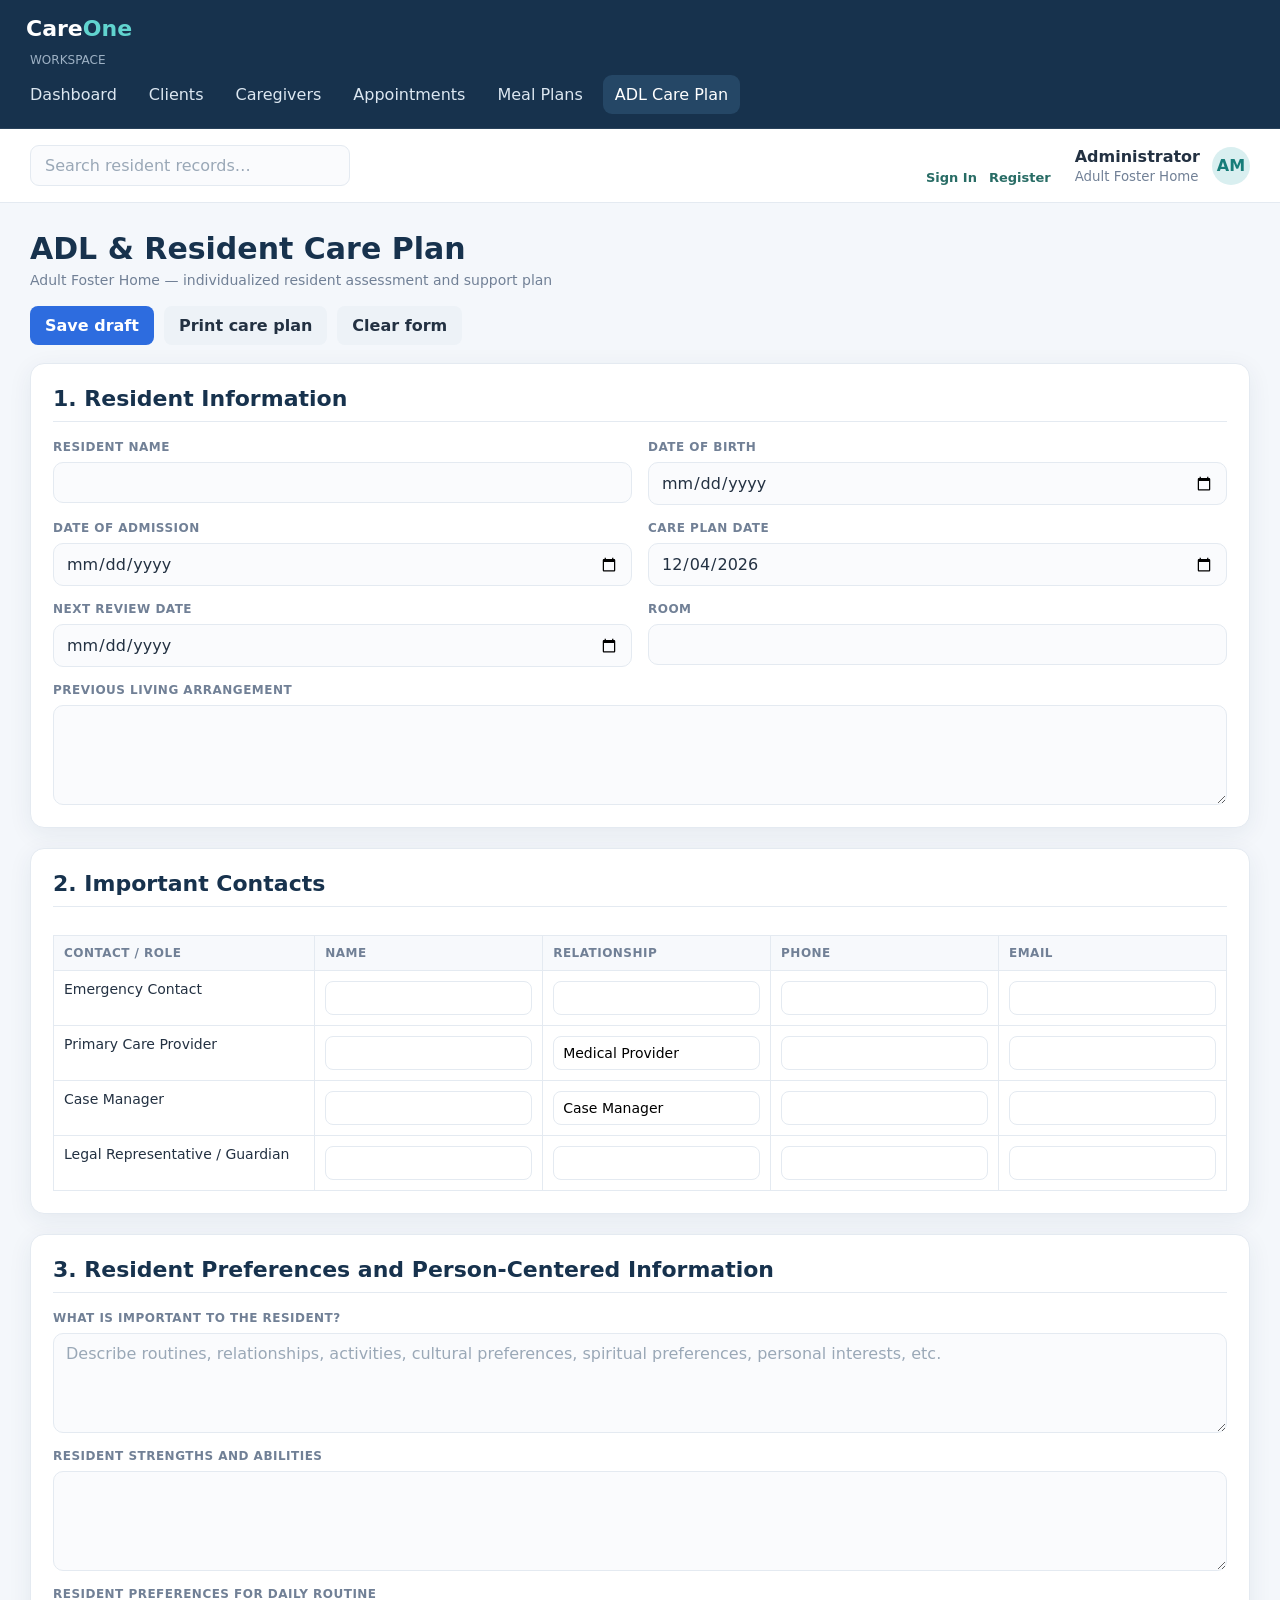
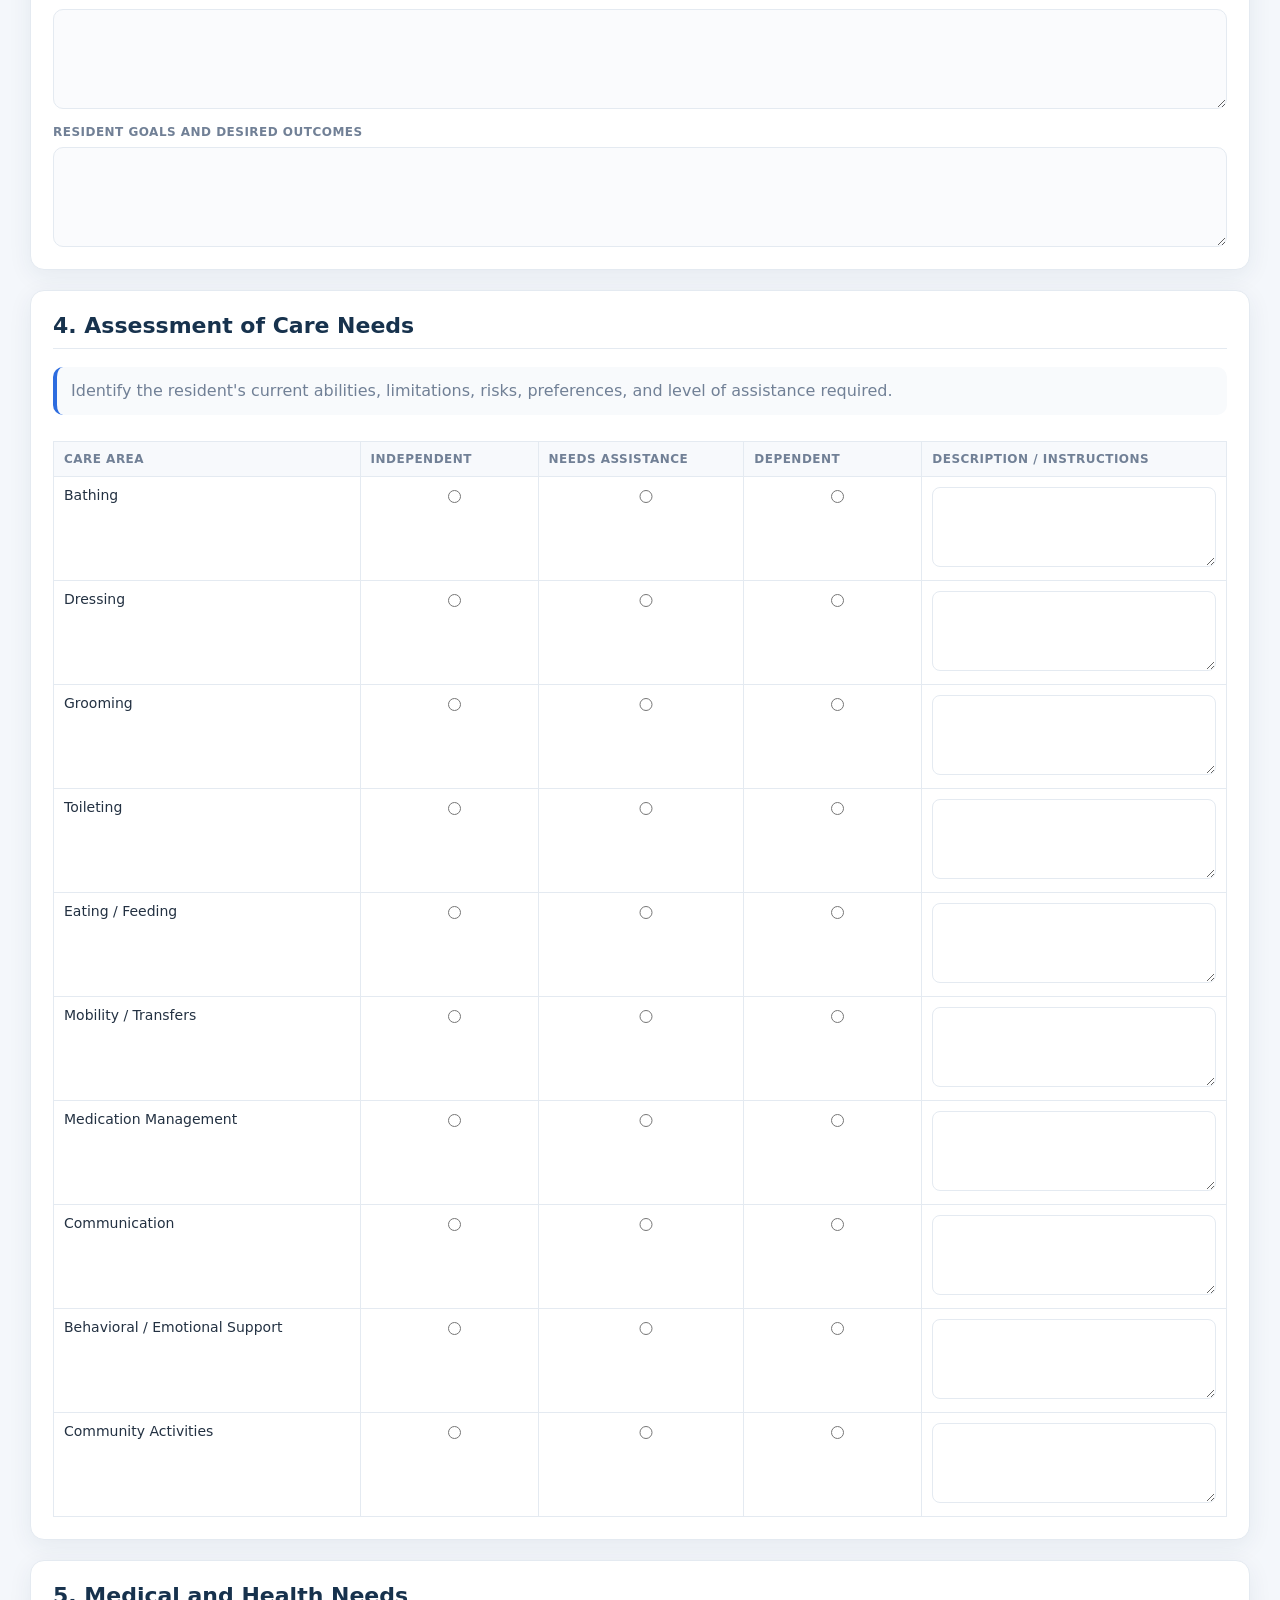
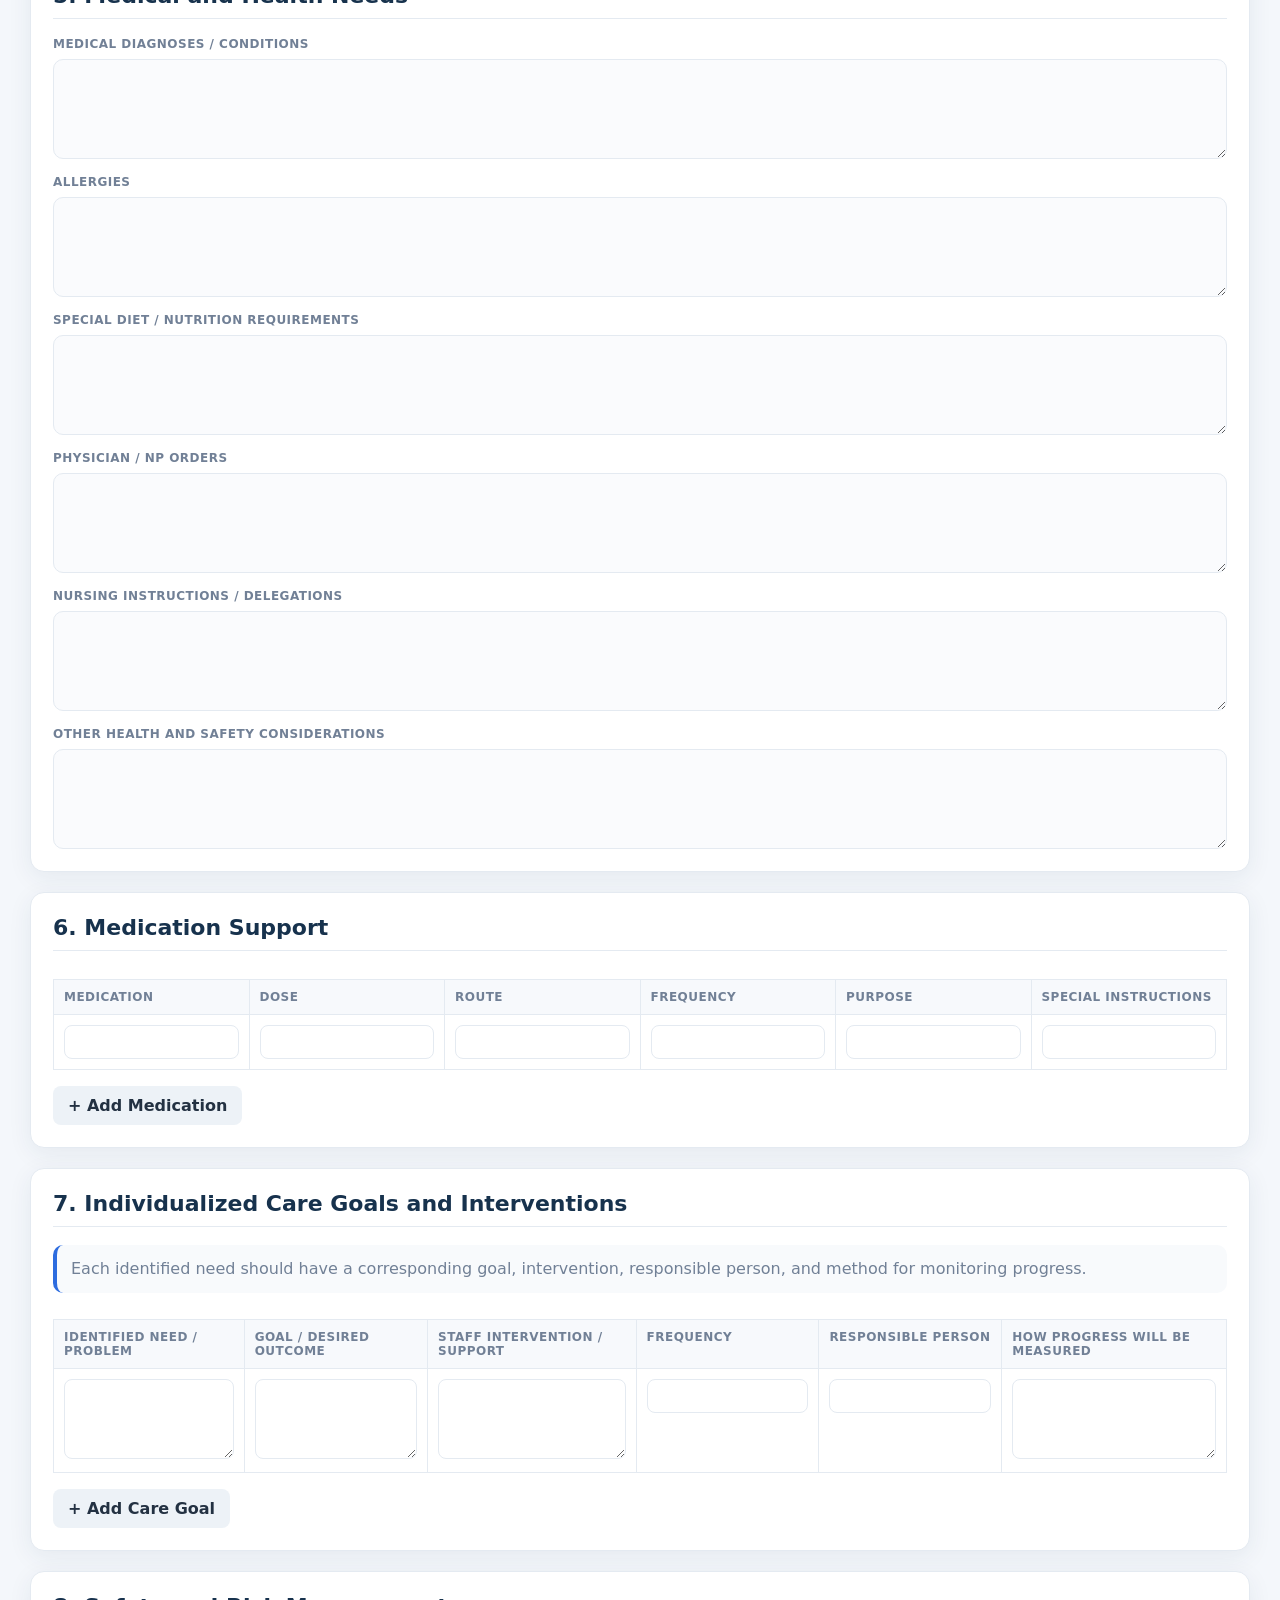
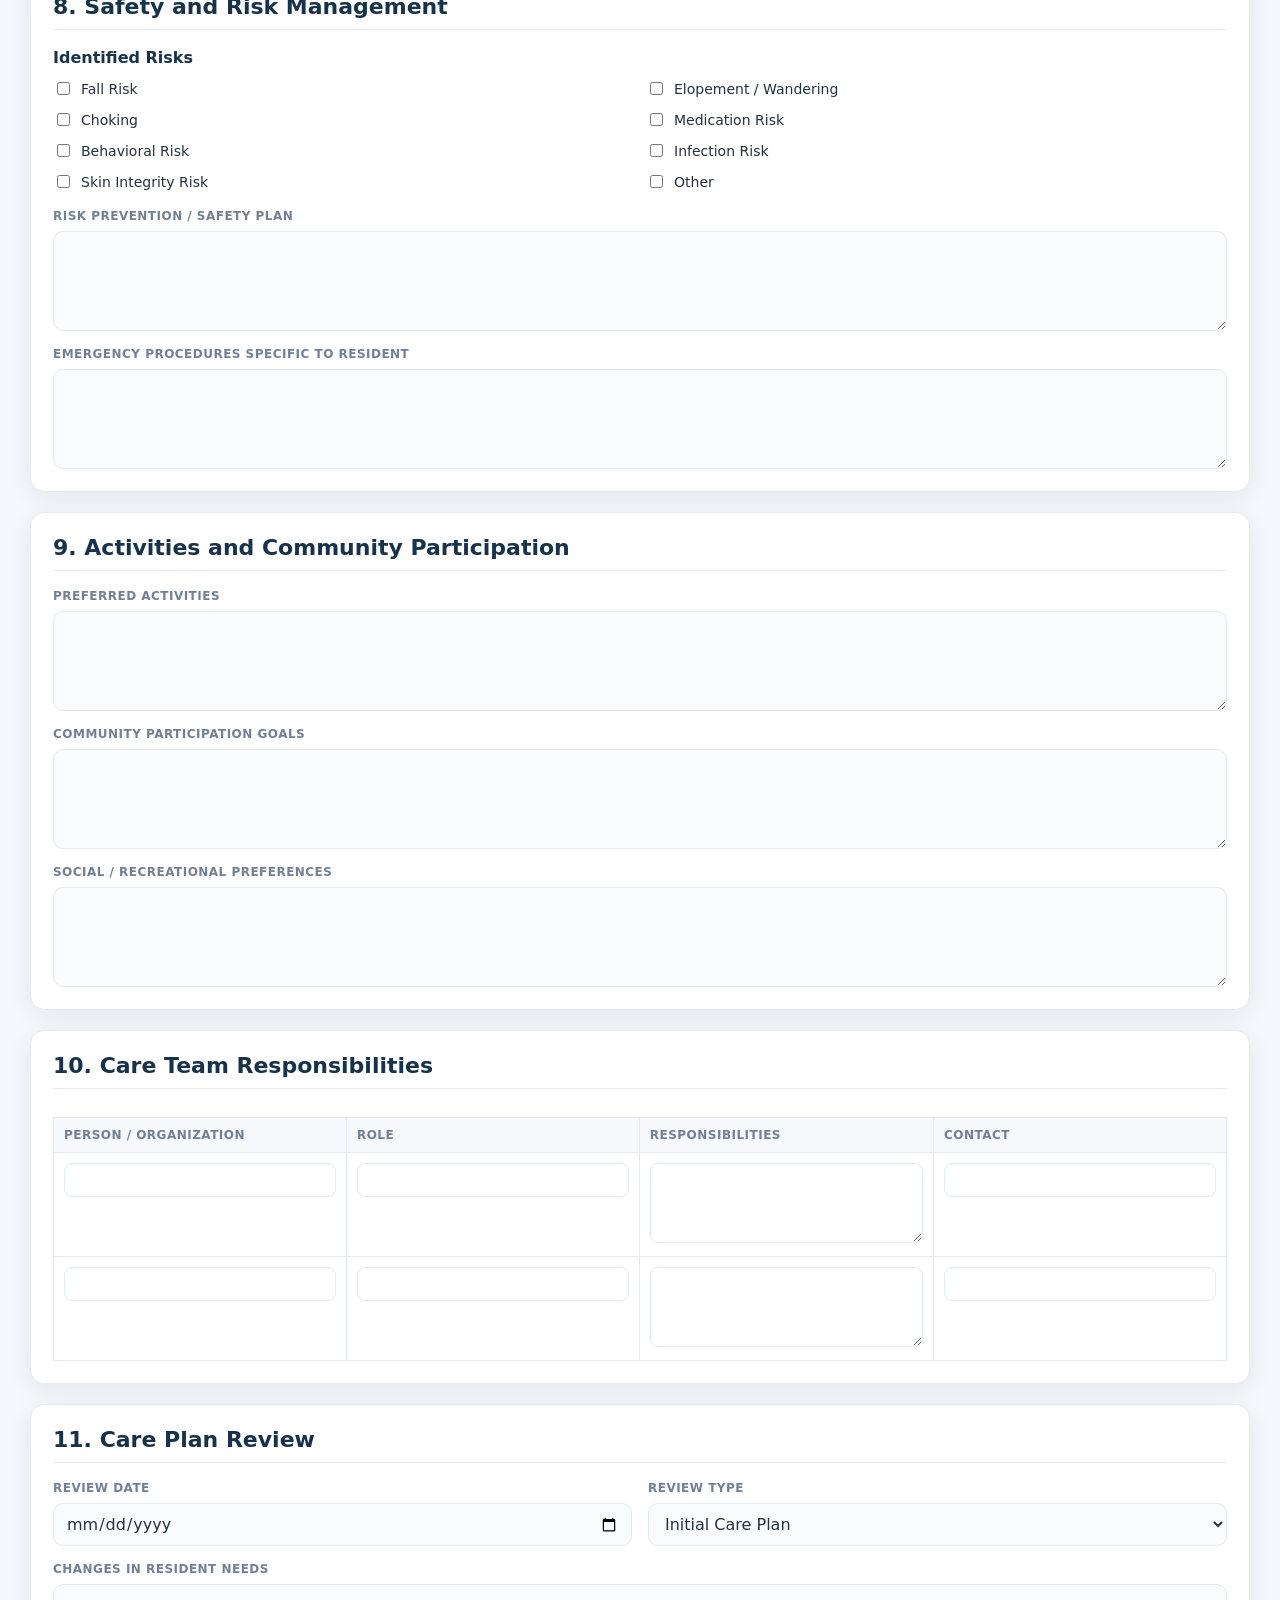
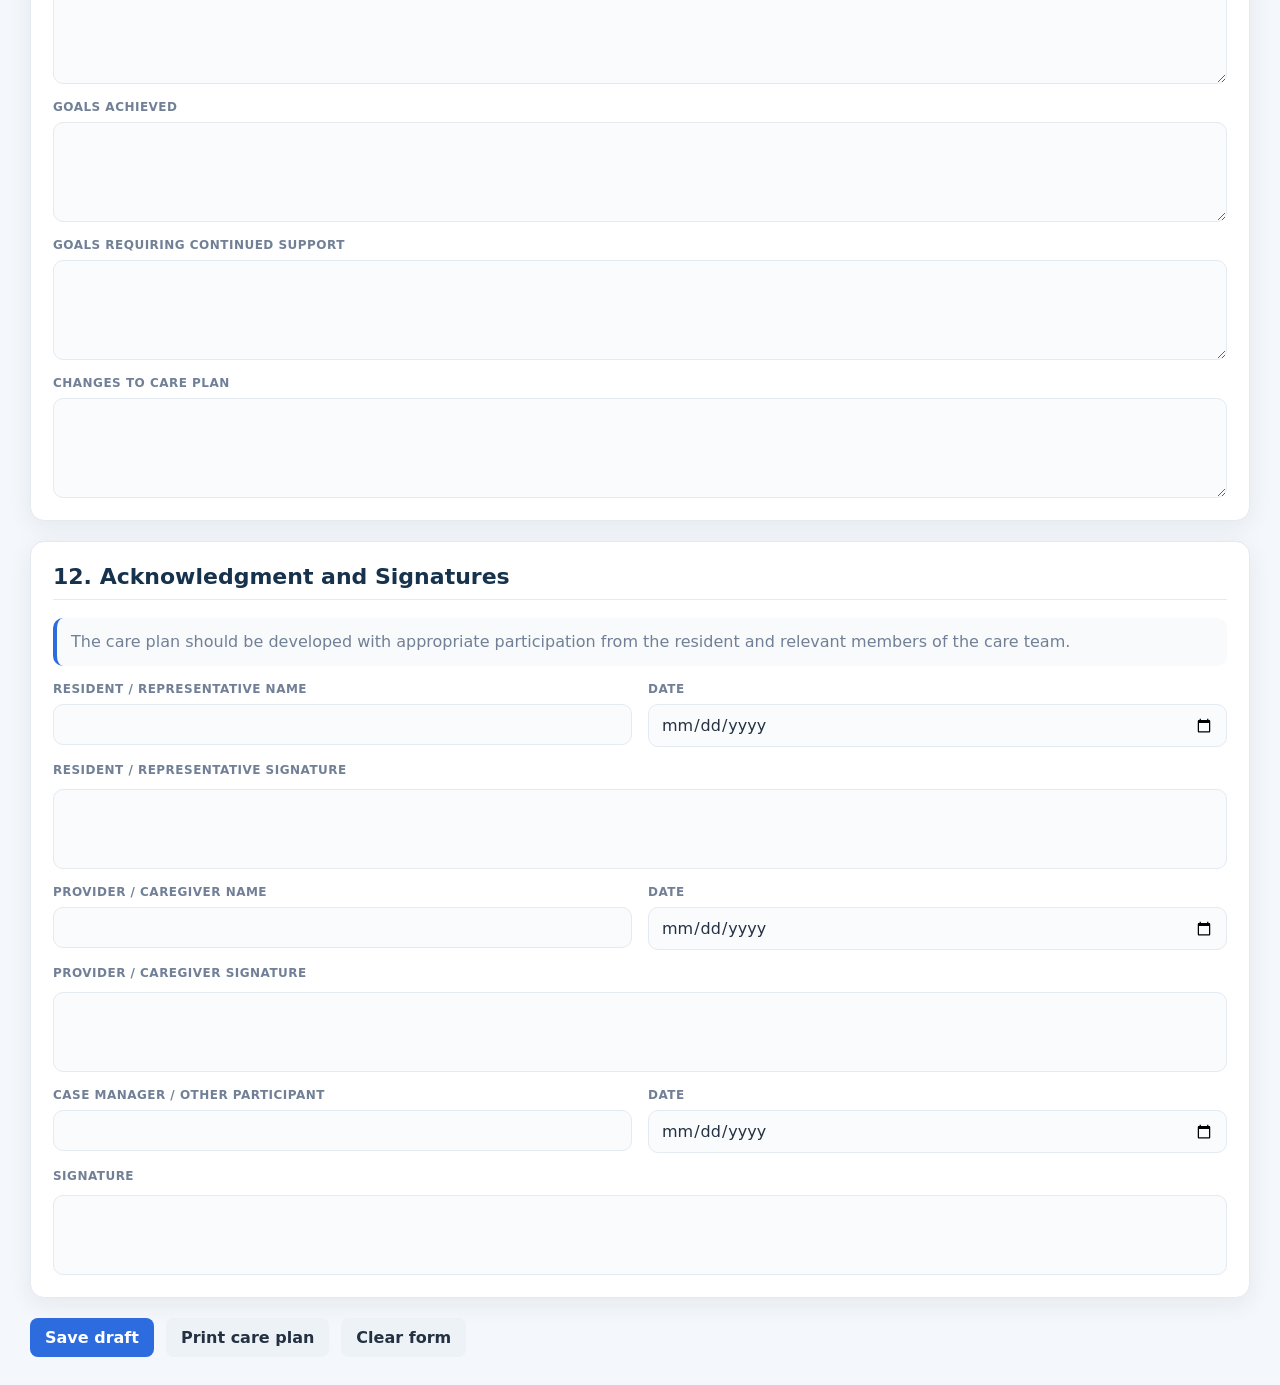
<file: adl.html>
<!DOCTYPE html>
<html lang="en">
<head>
  <meta charset="UTF-8">
  <meta name="viewport" content="width=device-width, initial-scale=1.0">
  <title>CareOne - ADL Care Plan</title>
  <link rel="stylesheet" href="style.css">
  <style>
    .adl-page {
      background: transparent;
    }

    .adl-header {
      margin-bottom: 18px;
    }

    .adl-header h1 {
      margin: 0 0 6px;
      font-size: 30px;
      color: var(--navy);
    }

    .adl-header p {
      margin: 0;
      color: var(--muted);
      font-size: 14px;
    }

    .adl-section {
      background: white;
      border: 1px solid var(--line);
      border-radius: 14px;
      box-shadow: var(--shadow);
      padding: 22px;
      margin-bottom: 20px;
    }

    .adl-section h2 {
      margin: 0 0 18px;
      font-size: 22px;
      color: var(--navy);
      padding-bottom: 10px;
      border-bottom: 1px solid var(--line);
    }

    .adl-section h3 {
      margin: 18px 0 12px;
      font-size: 16px;
      color: var(--navy);
    }

    .adl-grid {
      display: grid;
      grid-template-columns: repeat(2, minmax(0, 1fr));
      gap: 16px;
    }

    .adl-grid .full {
      grid-column: 1 / -1;
    }

    .adl-field {
      display: flex;
      flex-direction: column;
      gap: 8px;
    }

    .adl-field label {
      font-size: 12px;
      font-weight: 700;
      color: var(--muted);
      text-transform: uppercase;
      letter-spacing: .04em;
    }

    .adl-field input,
    .adl-field select,
    .adl-field textarea {
      width: 100%;
      border: 1px solid var(--line);
      border-radius: 10px;
      background: #fafbfd;
      padding: 10px 12px;
      font: inherit;
      color: var(--text);
    }

    .adl-field input:focus,
    .adl-field select:focus,
    .adl-field textarea:focus {
      outline: 2px solid rgba(45, 108, 223, .14);
      border-color: var(--blue);
    }

    .adl-field textarea {
      resize: vertical;
      min-height: 100px;
    }

    .adl-checkbox-grid {
      display: grid;
      grid-template-columns: repeat(2, minmax(0,1fr));
      gap: 12px;
      margin-top: 10px;
    }

    .adl-checkbox-item {
      display: flex;
      align-items: center;
      gap: 8px;
      font-size: 14px;
      color: var(--text);
    }

    .adl-checkbox-item input {
      width: auto;
      accent-color: var(--blue);
    }

    .adl-table-wrap {
      overflow-x: auto;
    }

    table.adl-table {
      width: 100%;
      border-collapse: collapse;
      min-width: 780px;
      margin-top: 10px;
    }

    table.adl-table th,
    table.adl-table td {
      border: 1px solid var(--line);
      padding: 10px;
      vertical-align: top;
      background: #fff;
    }

    table.adl-table th {
      background: #f7f9fc;
      color: var(--muted);
      text-transform: uppercase;
      letter-spacing: .04em;
      font-size: 12px;
      text-align: left;
    }

    table.adl-table td input,
    table.adl-table td textarea,
    table.adl-table td select {
      width: 100%;
      min-width: 110px;
      border: 1px solid var(--line);
      border-radius: 8px;
      padding: 8px 9px;
      background: #fff;
    }

    table.adl-table td textarea {
      min-height: 80px;
      resize: vertical;
    }

    .adl-notice {
      background: #f8fafc;
      border-left: 4px solid var(--blue);
      border-radius: 10px;
      padding: 12px 14px;
      color: var(--muted);
      margin-bottom: 16px;
      line-height: 1.5;
    }

    .adl-button-row {
      display: flex;
      gap: 12px;
      flex-wrap: wrap;
      margin-top: 16px;
    }

    .adl-signature-box {
      border: 1px solid var(--line);
      border-radius: 10px;
      background: #fafbfd;
      height: 80px;
      margin-top: 4px;
    }

    .adl-print-note {
      display: none;
    }

    @media (max-width: 900px) {
      .adl-grid,
      .adl-checkbox-grid {
        grid-template-columns: 1fr;
      }
    }

    @media print {
      .sidebar,
      .top,
      .adl-button-row,
      .actions {
        display: none !important;
      }

      .main {
        margin-left: 0 !important;
        width: 100% !important;
      }

      .content {
        padding: 0 !important;
      }

      .adl-section {
        box-shadow: none;
        border: 1px solid #c8ced8;
      }

      body {
        background: white;
      }
    }
  </style>
</head>
<body>
  <div class="app">
    <aside class="sidebar">
      <div class="logo">Care<span>One</span></div>
      <div class="home">Workspace</div>
      <nav class="nav">
        <a class="nav button" href="index.html">Dashboard</a>
        <a class="nav button" href="clients.html">Clients</a>
        <a class="nav button" href="staff.html">Caregivers</a>
        <a class="nav button" href="appointments.html">Appointments</a>
        <a class="nav button" href="meal-plan.html">Meal Plans</a>
        <a class="nav button active" href="adl.html">ADL Care Plan</a>
      </nav>
      <div class="help">Need help?<br><b>CareOne Support</b><br>support@careone.example</div>
    </aside>

    <main class="main">
      <header class="top">
        <input class="search" placeholder="Search resident records…">
        <div class="top-actions">
          <div class="auth-links">
            <a href="signin.html">Sign In</a>
            <a href="register.html">Register</a>
          </div>
          <div class="profile">
            <div><b>Administrator</b><br><small style="color:#718096">Adult Foster Home</small></div>
            <div class="avatar">AM</div>
          </div>
        </div>
      </header>

      <section class="content adl-page">
        <div class="adl-header">
          <h1>ADL & Resident Care Plan</h1>
          <p>Adult Foster Home — individualized resident assessment and support plan</p>
        </div>

        <div class="actions">
          <button class="btn" type="button" onclick="saveForm()">Save draft</button>
          <button class="btn secondary" type="button" onclick="window.print()">Print care plan</button>
          <button class="btn secondary" type="button" onclick="clearForm()">Clear form</button>
        </div>

        <form id="adlForm" novalidate>
          <div class="adl-section">
            <h2>1. Resident Information</h2>
            <div class="adl-grid">
              <div class="adl-field">
                <label for="residentName">Resident Name</label>
                <input id="residentName" name="residentName" type="text">
              </div>
              <div class="adl-field">
                <label for="dob">Date of Birth</label>
                <input id="dob" name="dob" type="date">
              </div>
              <div class="adl-field">
                <label for="admissionDate">Date of Admission</label>
                <input id="admissionDate" name="admissionDate" type="date">
              </div>
              <div class="adl-field">
                <label for="carePlanDate">Care Plan Date</label>
                <input id="carePlanDate" name="carePlanDate" type="date">
              </div>
              <div class="adl-field">
                <label for="reviewDate">Next Review Date</label>
                <input id="reviewDate" name="reviewDate" type="date">
              </div>
              <div class="adl-field">
                <label for="roomNumber">Room</label>
                <input id="roomNumber" name="roomNumber" type="text">
              </div>
              <div class="adl-field full">
                <label for="previousLivingArrangement">Previous Living Arrangement</label>
                <textarea id="previousLivingArrangement" name="previousLivingArrangement"></textarea>
              </div>
            </div>
          </div>

          <div class="adl-section">
            <h2>2. Important Contacts</h2>
            <div class="adl-table-wrap">
              <table class="adl-table">
                <thead>
                  <tr>
                    <th>Contact / Role</th>
                    <th>Name</th>
                    <th>Relationship</th>
                    <th>Phone</th>
                    <th>Email</th>
                  </tr>
                </thead>
                <tbody>
                  <tr>
                    <td>Emergency Contact</td>
                    <td><input type="text" name="emergencyName"></td>
                    <td><input type="text" name="emergencyRelation"></td>
                    <td><input type="tel" name="emergencyPhone"></td>
                    <td><input type="email" name="emergencyEmail"></td>
                  </tr>
                  <tr>
                    <td>Primary Care Provider</td>
                    <td><input type="text" name="providerName"></td>
                    <td><input type="text" name="providerRelation" value="Medical Provider"></td>
                    <td><input type="tel" name="providerPhone"></td>
                    <td><input type="email" name="providerEmail"></td>
                  </tr>
                  <tr>
                    <td>Case Manager</td>
                    <td><input type="text" name="caseManagerName"></td>
                    <td><input type="text" name="caseManagerRelation" value="Case Manager"></td>
                    <td><input type="tel" name="caseManagerPhone"></td>
                    <td><input type="email" name="caseManagerEmail"></td>
                  </tr>
                  <tr>
                    <td>Legal Representative / Guardian</td>
                    <td><input type="text" name="guardianName"></td>
                    <td><input type="text" name="guardianRelation"></td>
                    <td><input type="tel" name="guardianPhone"></td>
                    <td><input type="email" name="guardianEmail"></td>
                  </tr>
                </tbody>
              </table>
            </div>
          </div>

          <div class="adl-section">
            <h2>3. Resident Preferences and Person-Centered Information</h2>
            <div class="adl-grid">
              <div class="adl-field full">
                <label for="importantToResident">What is important to the resident?</label>
                <textarea id="importantToResident" name="importantToResident" placeholder="Describe routines, relationships, activities, cultural preferences, spiritual preferences, personal interests, etc."></textarea>
              </div>
              <div class="adl-field full">
                <label for="strengthsAbilities">Resident strengths and abilities</label>
                <textarea id="strengthsAbilities" name="strengthsAbilities"></textarea>
              </div>
              <div class="adl-field full">
                <label for="dailyRoutine">Resident preferences for daily routine</label>
                <textarea id="dailyRoutine" name="dailyRoutine"></textarea>
              </div>
              <div class="adl-field full">
                <label for="goalsOutcomes">Resident goals and desired outcomes</label>
                <textarea id="goalsOutcomes" name="goalsOutcomes"></textarea>
              </div>
            </div>
          </div>

          <div class="adl-section">
            <h2>4. Assessment of Care Needs</h2>
            <div class="adl-notice">Identify the resident's current abilities, limitations, risks, preferences, and level of assistance required.</div>
            <div class="adl-table-wrap">
              <table class="adl-table">
                <thead>
                  <tr>
                    <th>Care Area</th>
                    <th>Independent</th>
                    <th>Needs Assistance</th>
                    <th>Dependent</th>
                    <th>Description / Instructions</th>
                  </tr>
                </thead>
                <tbody>
                  <tr>
                    <td>Bathing</td>
                    <td><input type="radio" name="bathing" value="independent"></td>
                    <td><input type="radio" name="bathing" value="assistance"></td>
                    <td><input type="radio" name="bathing" value="dependent"></td>
                    <td><textarea name="bathingNotes"></textarea></td>
                  </tr>
                  <tr>
                    <td>Dressing</td>
                    <td><input type="radio" name="dressing" value="independent"></td>
                    <td><input type="radio" name="dressing" value="assistance"></td>
                    <td><input type="radio" name="dressing" value="dependent"></td>
                    <td><textarea name="dressingNotes"></textarea></td>
                  </tr>
                  <tr>
                    <td>Grooming</td>
                    <td><input type="radio" name="grooming" value="independent"></td>
                    <td><input type="radio" name="grooming" value="assistance"></td>
                    <td><input type="radio" name="grooming" value="dependent"></td>
                    <td><textarea name="groomingNotes"></textarea></td>
                  </tr>
                  <tr>
                    <td>Toileting</td>
                    <td><input type="radio" name="toileting" value="independent"></td>
                    <td><input type="radio" name="toileting" value="assistance"></td>
                    <td><input type="radio" name="toileting" value="dependent"></td>
                    <td><textarea name="toiletingNotes"></textarea></td>
                  </tr>
                  <tr>
                    <td>Eating / Feeding</td>
                    <td><input type="radio" name="eating" value="independent"></td>
                    <td><input type="radio" name="eating" value="assistance"></td>
                    <td><input type="radio" name="eating" value="dependent"></td>
                    <td><textarea name="eatingNotes"></textarea></td>
                  </tr>
                  <tr>
                    <td>Mobility / Transfers</td>
                    <td><input type="radio" name="mobility" value="independent"></td>
                    <td><input type="radio" name="mobility" value="assistance"></td>
                    <td><input type="radio" name="mobility" value="dependent"></td>
                    <td><textarea name="mobilityNotes"></textarea></td>
                  </tr>
                  <tr>
                    <td>Medication Management</td>
                    <td><input type="radio" name="medication" value="independent"></td>
                    <td><input type="radio" name="medication" value="assistance"></td>
                    <td><input type="radio" name="medication" value="dependent"></td>
                    <td><textarea name="medicationNotes"></textarea></td>
                  </tr>
                  <tr>
                    <td>Communication</td>
                    <td><input type="radio" name="communication" value="independent"></td>
                    <td><input type="radio" name="communication" value="assistance"></td>
                    <td><input type="radio" name="communication" value="dependent"></td>
                    <td><textarea name="communicationNotes"></textarea></td>
                  </tr>
                  <tr>
                    <td>Behavioral / Emotional Support</td>
                    <td><input type="radio" name="behavior" value="independent"></td>
                    <td><input type="radio" name="behavior" value="assistance"></td>
                    <td><input type="radio" name="behavior" value="dependent"></td>
                    <td><textarea name="behaviorNotes"></textarea></td>
                  </tr>
                  <tr>
                    <td>Community Activities</td>
                    <td><input type="radio" name="community" value="independent"></td>
                    <td><input type="radio" name="community" value="assistance"></td>
                    <td><input type="radio" name="community" value="dependent"></td>
                    <td><textarea name="communityNotes"></textarea></td>
                  </tr>
                </tbody>
              </table>
            </div>
          </div>

          <div class="adl-section">
            <h2>5. Medical and Health Needs</h2>
            <div class="adl-grid">
              <div class="adl-field full">
                <label for="medicalDiagnoses">Medical Diagnoses / Conditions</label>
                <textarea id="medicalDiagnoses" name="medicalDiagnoses"></textarea>
              </div>
              <div class="adl-field full">
                <label for="allergies">Allergies</label>
                <textarea id="allergies" name="allergies"></textarea>
              </div>
              <div class="adl-field full">
                <label for="specialDiet">Special Diet / Nutrition Requirements</label>
                <textarea id="specialDiet" name="specialDiet"></textarea>
              </div>
              <div class="adl-field full">
                <label for="physicianOrders">Physician / NP Orders</label>
                <textarea id="physicianOrders" name="physicianOrders"></textarea>
              </div>
              <div class="adl-field full">
                <label for="nursingInstructions">Nursing Instructions / Delegations</label>
                <textarea id="nursingInstructions" name="nursingInstructions"></textarea>
              </div>
              <div class="adl-field full">
                <label for="otherHealthConsiderations">Other Health and Safety Considerations</label>
                <textarea id="otherHealthConsiderations" name="otherHealthConsiderations"></textarea>
              </div>
            </div>
          </div>

          <div class="adl-section">
            <h2>6. Medication Support</h2>
            <div class="adl-table-wrap">
              <table id="medicationTable" class="adl-table">
                <thead>
                  <tr>
                    <th>Medication</th>
                    <th>Dose</th>
                    <th>Route</th>
                    <th>Frequency</th>
                    <th>Purpose</th>
                    <th>Special Instructions</th>
                  </tr>
                </thead>
                <tbody>
                  <tr>
                    <td><input type="text" name="medicationName_1"></td>
                    <td><input type="text" name="medicationDose_1"></td>
                    <td><input type="text" name="medicationRoute_1"></td>
                    <td><input type="text" name="medicationFrequency_1"></td>
                    <td><input type="text" name="medicationPurpose_1"></td>
                    <td><input type="text" name="medicationInstructions_1"></td>
                  </tr>
                </tbody>
              </table>
            </div>
            <div class="adl-button-row">
              <button class="btn secondary" type="button" onclick="addMedication()">+ Add Medication</button>
            </div>
          </div>

          <div class="adl-section">
            <h2>7. Individualized Care Goals and Interventions</h2>
            <div class="adl-notice">Each identified need should have a corresponding goal, intervention, responsible person, and method for monitoring progress.</div>
            <div class="adl-table-wrap">
              <table id="goalTable" class="adl-table">
                <thead>
                  <tr>
                    <th>Identified Need / Problem</th>
                    <th>Goal / Desired Outcome</th>
                    <th>Staff Intervention / Support</th>
                    <th>Frequency</th>
                    <th>Responsible Person</th>
                    <th>How Progress Will Be Measured</th>
                  </tr>
                </thead>
                <tbody>
                  <tr>
                    <td><textarea name="goalNeed_1"></textarea></td>
                    <td><textarea name="goalOutcome_1"></textarea></td>
                    <td><textarea name="goalIntervention_1"></textarea></td>
                    <td><input type="text" name="goalFrequency_1"></td>
                    <td><input type="text" name="goalPerson_1"></td>
                    <td><textarea name="goalMeasure_1"></textarea></td>
                  </tr>
                </tbody>
              </table>
            </div>
            <div class="adl-button-row">
              <button class="btn secondary" type="button" onclick="addGoal()">+ Add Care Goal</button>
            </div>
          </div>

          <div class="adl-section">
            <h2>8. Safety and Risk Management</h2>
            <h3>Identified Risks</h3>
            <div class="adl-checkbox-grid">
              <label class="adl-checkbox-item"><input type="checkbox" name="riskFall">Fall Risk</label>
              <label class="adl-checkbox-item"><input type="checkbox" name="riskElopement">Elopement / Wandering</label>
              <label class="adl-checkbox-item"><input type="checkbox" name="riskChoking">Choking</label>
              <label class="adl-checkbox-item"><input type="checkbox" name="riskMedication">Medication Risk</label>
              <label class="adl-checkbox-item"><input type="checkbox" name="riskBehavioral">Behavioral Risk</label>
              <label class="adl-checkbox-item"><input type="checkbox" name="riskInfection">Infection Risk</label>
              <label class="adl-checkbox-item"><input type="checkbox" name="riskSkin">Skin Integrity Risk</label>
              <label class="adl-checkbox-item"><input type="checkbox" name="riskOther">Other</label>
            </div>
            <div class="adl-grid" style="margin-top:18px;">
              <div class="adl-field full">
                <label for="riskPlan">Risk Prevention / Safety Plan</label>
                <textarea id="riskPlan" name="riskPlan"></textarea>
              </div>
              <div class="adl-field full">
                <label for="emergencyProcedures">Emergency Procedures Specific to Resident</label>
                <textarea id="emergencyProcedures" name="emergencyProcedures"></textarea>
              </div>
            </div>
          </div>

          <div class="adl-section">
            <h2>9. Activities and Community Participation</h2>
            <div class="adl-grid">
              <div class="adl-field full">
                <label for="preferredActivities">Preferred Activities</label>
                <textarea id="preferredActivities" name="preferredActivities"></textarea>
              </div>
              <div class="adl-field full">
                <label for="communityGoals">Community Participation Goals</label>
                <textarea id="communityGoals" name="communityGoals"></textarea>
              </div>
              <div class="adl-field full">
                <label for="socialPreferences">Social / Recreational Preferences</label>
                <textarea id="socialPreferences" name="socialPreferences"></textarea>
              </div>
            </div>
          </div>

          <div class="adl-section">
            <h2>10. Care Team Responsibilities</h2>
            <div class="adl-table-wrap">
              <table class="adl-table">
                <thead>
                  <tr>
                    <th>Person / Organization</th>
                    <th>Role</th>
                    <th>Responsibilities</th>
                    <th>Contact</th>
                  </tr>
                </thead>
                <tbody>
                  <tr>
                    <td><input type="text" name="teamPerson_1"></td>
                    <td><input type="text" name="teamRole_1"></td>
                    <td><textarea name="teamResponsibility_1"></textarea></td>
                    <td><input type="text" name="teamContact_1"></td>
                  </tr>
                  <tr>
                    <td><input type="text" name="teamPerson_2"></td>
                    <td><input type="text" name="teamRole_2"></td>
                    <td><textarea name="teamResponsibility_2"></textarea></td>
                    <td><input type="text" name="teamContact_2"></td>
                  </tr>
                </tbody>
              </table>
            </div>
          </div>

          <div class="adl-section">
            <h2>11. Care Plan Review</h2>
            <div class="adl-grid">
              <div class="adl-field">
                <label for="reviewDateField">Review Date</label>
                <input id="reviewDateField" name="reviewDateField" type="date">
              </div>
              <div class="adl-field">
                <label for="reviewType">Review Type</label>
                <select id="reviewType" name="reviewType">
                  <option>Initial Care Plan</option>
                  <option>Six-Month Review</option>
                  <option>Change in Condition</option>
                  <option>Significant Change</option>
                  <option>Other</option>
                </select>
              </div>
              <div class="adl-field full">
                <label for="changesInNeeds">Changes in Resident Needs</label>
                <textarea id="changesInNeeds" name="changesInNeeds"></textarea>
              </div>
              <div class="adl-field full">
                <label for="goalsAchieved">Goals Achieved</label>
                <textarea id="goalsAchieved" name="goalsAchieved"></textarea>
              </div>
              <div class="adl-field full">
                <label for="continuedSupport">Goals Requiring Continued Support</label>
                <textarea id="continuedSupport" name="continuedSupport"></textarea>
              </div>
              <div class="adl-field full">
                <label for="changesToCarePlan">Changes to Care Plan</label>
                <textarea id="changesToCarePlan" name="changesToCarePlan"></textarea>
              </div>
            </div>
          </div>

          <div class="adl-section">
            <h2>12. Acknowledgment and Signatures</h2>
            <div class="adl-notice">The care plan should be developed with appropriate participation from the resident and relevant members of the care team.</div>
            <div class="adl-grid">
              <div class="adl-field">
                <label for="residentSignerName">Resident / Representative Name</label>
                <input id="residentSignerName" name="residentSignerName" type="text">
              </div>
              <div class="adl-field">
                <label for="residentSignerDate">Date</label>
                <input id="residentSignerDate" name="residentSignerDate" type="date">
              </div>
              <div class="adl-field full">
                <label>Resident / Representative Signature</label>
                <div class="adl-signature-box"></div>
              </div>

              <div class="adl-field">
                <label for="providerSignerName">Provider / Caregiver Name</label>
                <input id="providerSignerName" name="providerSignerName" type="text">
              </div>
              <div class="adl-field">
                <label for="providerSignerDate">Date</label>
                <input id="providerSignerDate" name="providerSignerDate" type="date">
              </div>
              <div class="adl-field full">
                <label>Provider / Caregiver Signature</label>
                <div class="adl-signature-box"></div>
              </div>

              <div class="adl-field">
                <label for="managerSignerName">Case Manager / Other Participant</label>
                <input id="managerSignerName" name="managerSignerName" type="text">
              </div>
              <div class="adl-field">
                <label for="managerSignerDate">Date</label>
                <input id="managerSignerDate" name="managerSignerDate" type="date">
              </div>
              <div class="adl-field full">
                <label>Signature</label>
                <div class="adl-signature-box"></div>
              </div>
            </div>
          </div>

          <div class="adl-button-row">
            <button class="btn" type="button" onclick="saveForm()">Save draft</button>
            <button class="btn secondary" type="button" onclick="window.print()">Print care plan</button>
            <button class="btn secondary" type="button" onclick="clearForm()">Clear form</button>
          </div>
        </form>
      </section>
    </main>
  </div>

  <script>
    function addMedication() {
      const tableBody = document.querySelector('#medicationTable tbody');
      const rows = tableBody.querySelectorAll('tr');
      const rowNumber = rows.length + 1;
      const row = document.createElement('tr');
      row.innerHTML = `
        <td><input type="text" name="medicationName_${rowNumber}"></td>
        <td><input type="text" name="medicationDose_${rowNumber}"></td>
        <td><input type="text" name="medicationRoute_${rowNumber}"></td>
        <td><input type="text" name="medicationFrequency_${rowNumber}"></td>
        <td><input type="text" name="medicationPurpose_${rowNumber}"></td>
        <td><input type="text" name="medicationInstructions_${rowNumber}"></td>
      `;
      tableBody.appendChild(row);
    }

    function addGoal() {
      const tableBody = document.querySelector('#goalTable tbody');
      const rows = tableBody.querySelectorAll('tr');
      const rowNumber = rows.length + 1;
      const row = document.createElement('tr');
      row.innerHTML = `
        <td><textarea name="goalNeed_${rowNumber}"></textarea></td>
        <td><textarea name="goalOutcome_${rowNumber}"></textarea></td>
        <td><textarea name="goalIntervention_${rowNumber}"></textarea></td>
        <td><input type="text" name="goalFrequency_${rowNumber}"></td>
        <td><input type="text" name="goalPerson_${rowNumber}"></td>
        <td><textarea name="goalMeasure_${rowNumber}"></textarea></td>
      `;
      tableBody.appendChild(row);
    }

    function saveForm() {
      const formData = {};
      const inputs = document.querySelectorAll('#adlForm input, #adlForm textarea, #adlForm select');

      inputs.forEach((element) => {
        const key = element.name || element.id;
        if (!key) return;

        if (element.type === 'checkbox') {
          formData[key] = element.checked;
        } else if (element.type === 'radio') {
          if (element.checked) formData[element.name] = element.value;
        } else {
          formData[key] = element.value;
        }
      });

      const residentName = formData.residentName || formData.name || 'Resident';
      const carePlanSummary = formData.goalsOutcomes || formData.importantToResident || 'No care plan summary yet.';
      const savedAdlRecords = JSON.parse(localStorage.getItem('adlRecords') || '[]');
      const nextId = Number((savedAdlRecords[savedAdlRecords.length - 1]?.id || 0)) + 1;
      const existingIndex = savedAdlRecords.findIndex(entry => String(entry.residentName || entry.name).toLowerCase() === String(residentName).toLowerCase());
      const adlRecord = {
        id: existingIndex >= 0 ? savedAdlRecords[existingIndex].id : nextId,
        residentName,
        name: residentName,
        carePlanSummary: String(carePlanSummary).slice(0, 250),
        care_plan: String(carePlanSummary).slice(0, 250),
        status: formData.status || 'Stable',
        admission_date: formData.admissionDate || null,
        created_at: new Date().toISOString(),
        data: formData
      };

      if (existingIndex >= 0) {
        savedAdlRecords[existingIndex] = adlRecord;
      } else {
        savedAdlRecords.push(adlRecord);
      }

      localStorage.setItem('residentCarePlan', JSON.stringify(formData));
      localStorage.setItem('adlRecords', JSON.stringify(savedAdlRecords));
      alert('Care plan draft saved on this device.');
    }

    function clearForm() {
      if (!confirm('Clear all care-plan information?')) return;

      const fields = document.querySelectorAll('#adlForm input, #adlForm textarea, #adlForm select');
      fields.forEach((element) => {
        if (element.type === 'checkbox' || element.type === 'radio') {
          element.checked = false;
        } else {
          element.value = '';
        }
      });

      localStorage.removeItem('residentCarePlan');
    }

    function restoreForm() {
      const saved = JSON.parse(localStorage.getItem('residentCarePlan') || '{}');
      const inputs = document.querySelectorAll('#adlForm input, #adlForm textarea, #adlForm select');

      inputs.forEach((element) => {
        const key = element.name || element.id;
        if (!key || !(key in saved)) return;

        if (element.type === 'checkbox') {
          element.checked = !!saved[key];
        } else if (element.type === 'radio') {
          element.checked = (String(saved[element.name]) === element.value);
        } else {
          element.value = saved[key];
        }
      });

      const params = new URLSearchParams(window.location.search);
      const residentName = params.get('clientName');
      const residentField = document.getElementById('residentName');
      if (residentField && residentName) residentField.value = residentName;
    }

    window.addEventListener('load', () => {
      const params = new URLSearchParams(window.location.search);
      const residentName = params.get('clientName');
      const clientId = params.get('clientId');
      if (residentName) {
        const residentField = document.getElementById('residentName');
        if (residentField) residentField.value = residentName;
      }
      if (clientId) {
        const hidden = document.createElement('input');
        hidden.type = 'hidden';
        hidden.name = 'clientId';
        hidden.value = clientId;
        document.getElementById('adlForm').appendChild(hidden);
      }
      const dateField = document.getElementById('carePlanDate');
      if (dateField && !dateField.value) {
        dateField.value = new Date().toISOString().split('T')[0];
      }
      restoreForm();
    });
  </script>
</body>
</html>
</file>
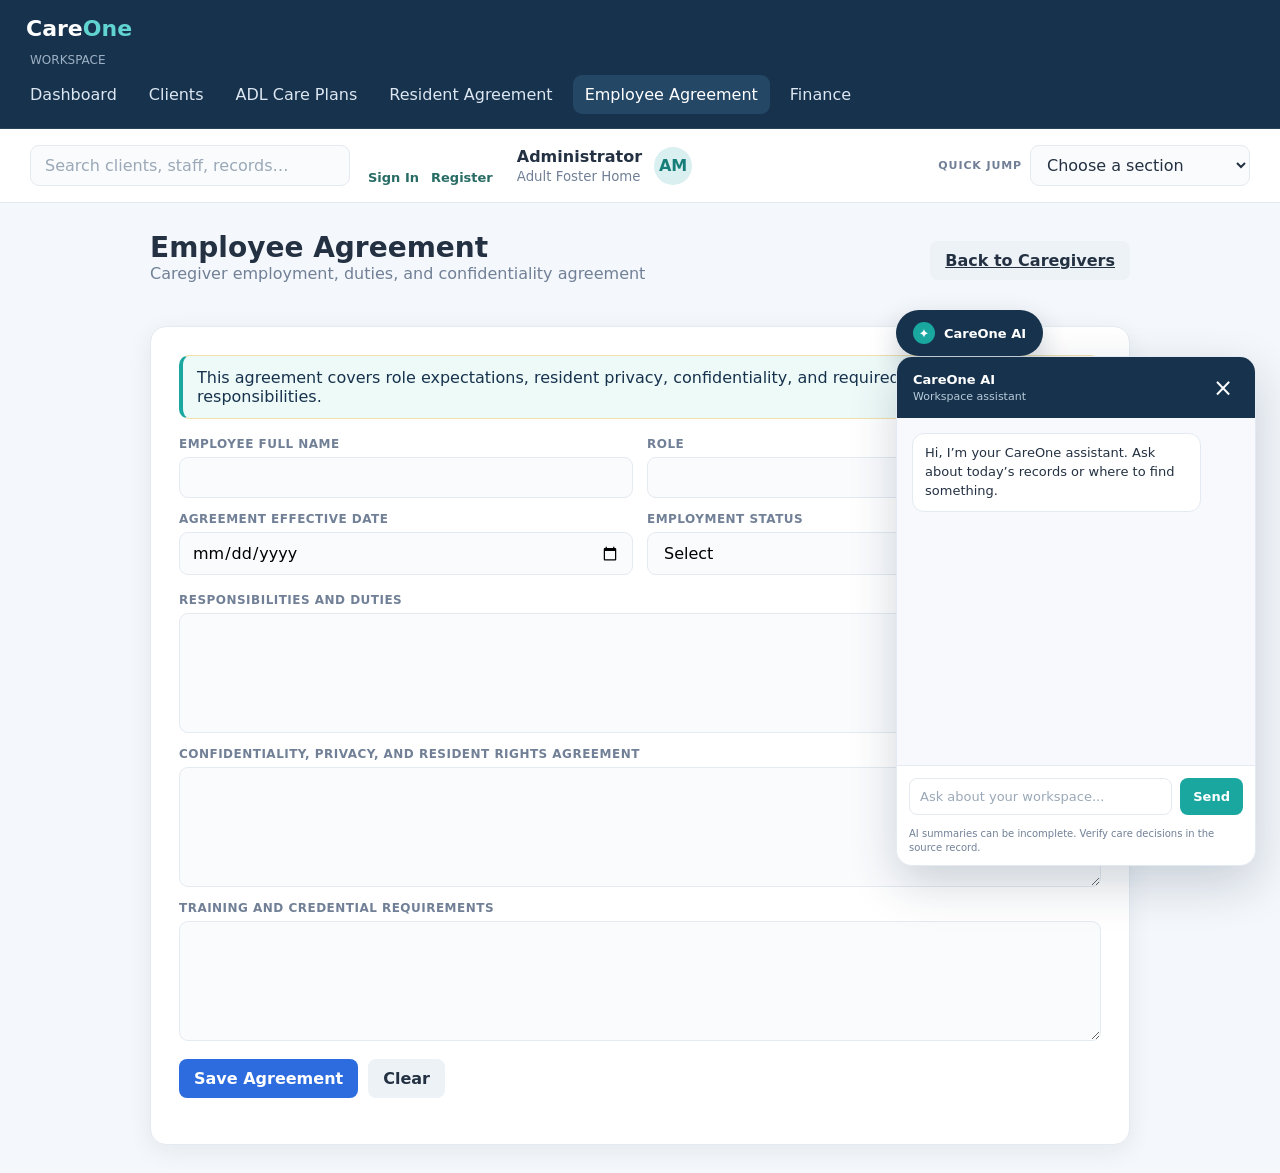
<file: employee-agreement.html>
<!DOCTYPE html>
<html lang="en">
<head>
  <meta charset="UTF-8">
  <meta name="viewport" content="width=device-width, initial-scale=1.0">
  <title>CareOne - Employee Agreement</title>
  <link rel="stylesheet" href="style.css">
  <style>
    body { background: var(--bg); }
    .content-wrap { max-width: 980px; margin: 0 auto; }
    .agreement-shell { background: #fff; border: 1px solid var(--line); border-radius: 16px; box-shadow: var(--shadow); padding: 28px; }
    .agreement-title { display: flex; justify-content: space-between; align-items: center; gap: 16px; margin-bottom: 18px; }
    .agreement-title h1 { margin: 0; }
    .agreement-form { display: grid; gap: 18px; }
    .grid { display: grid; grid-template-columns: repeat(2, minmax(0, 1fr)); gap: 14px; }
    .field { display: flex; flex-direction: column; gap: 6px; }
    .field label { font-size: 12px; color: var(--muted); text-transform: uppercase; letter-spacing: .04em; font-weight: 700; }
    .field input, .field textarea, .field select { width: 100%; border: 1px solid var(--line); border-radius: 9px; padding: 10px 12px; background: #fafbfd; }
    .field textarea { min-height: 120px; resize: vertical; }
    .full { grid-column: 1 / -1; }
    .actions { display: flex; gap: 10px; flex-wrap: wrap; }
    .btn { border: 0; border-radius: 8px; padding: 10px 15px; background: var(--blue); color: #fff; cursor: pointer; font-weight: 700; }
    .btn.secondary { background: #edf2f7; color: var(--text); }
    .btn.danger { background: #f7e8e8; color: #8e2d2d; }
    .notice { border-left: 4px solid var(--teal); background: #eefaf8; color: var(--navy); padding: 12px 14px; border-radius: 10px; }
    @media (max-width: 700px) { .grid { grid-template-columns: 1fr; } }
  </style>
</head>
<body>
  <div class="app">
    <aside class="sidebar">
      <div class="logo">Care<span>One</span></div>
      <div class="home">Workspace</div>
      <nav class="nav">
        <a class="nav button" href="index.html">Dashboard</a>
        <a class="nav button" href="clients.html">Clients</a>
        <a class="nav button" href="adl.html">ADL Care Plans</a>
        <a class="nav button" href="resident-agreement.html">Resident Agreement</a>
        <a class="nav button active" href="employee-agreement.html">Employee Agreement</a>
        <a class="nav button" href="finances.html">Finance</a>
      </nav>
      <div class="help">Need help?<br><b>CareOne Support</b><br>support@careone.example</div>
    </aside>

    <main class="main">
      <header class="top">
        <input class="search" placeholder="Search clients, staff, records…" oninput="quickSearch(this.value)">
        <div class="top-actions">
          <div class="auth-links">
            <a href="signin.html">Sign In</a>
            <a href="register.html">Register</a>
          </div>
          <div class="profile"><div><b>Administrator</b><br><small style="color:#718096">Adult Foster Home</small></div><div class="avatar">AM</div></div>
        </div>
      </header>

      <section class="content">
        <div class="content-wrap">
          <div class="agreement-title">
            <div>
              <h1>Employee Agreement</h1>
              <div class="sub">Caregiver employment, duties, and confidentiality agreement</div>
            </div>
            <div class="actions">
              <a class="btn secondary" href="staff.html">Back to Caregivers</a>
            </div>
          </div>

          <div class="agreement-shell">
            <div class="notice">
              This agreement covers role expectations, resident privacy, confidentiality, and required caregiver responsibilities.
            </div>

            <form id="employeeAgreementForm" class="agreement-form">
              <div class="grid">
                <div class="field">
                  <label for="employee_name">Employee Full Name</label>
                  <input id="employee_name" name="employee_name" type="text">
                </div>
                <div class="field">
                  <label for="employee_role">Role</label>
                  <input id="employee_role" name="employee_role" type="text">
                </div>
                <div class="field">
                  <label for="employee_effective_date">Agreement Effective Date</label>
                  <input id="employee_effective_date" name="employee_effective_date" type="date">
                </div>
                <div class="field">
                  <label for="employee_status">Employment Status</label>
                  <select id="employee_status" name="employee_status">
                    <option value="">Select</option>
                    <option>Active</option>
                    <option>On Call</option>
                    <option>Inactive</option>
                  </select>
                </div>
              </div>

              <div class="grid">
                <div class="field full">
                  <label for="employee_responsibilities">Responsibilities and Duties</label>
                  <textarea id="employee_responsibilities" name="employee_responsibilities"></textarea>
                </div>
                <div class="field full">
                  <label for="employee_confidentiality">Confidentiality, Privacy, and Resident Rights Agreement</label>
                  <textarea id="employee_confidentiality" name="employee_confidentiality"></textarea>
                </div>
                <div class="field full">
                  <label for="employee_training">Training and Credential Requirements</label>
                  <textarea id="employee_training" name="employee_training"></textarea>
                </div>
              </div>

              <div class="actions">
                <button class="btn" type="submit">Save Agreement</button>
                <button class="btn secondary" type="button" onclick="clearEmployeeAgreement()">Clear</button>
              </div>
            </form>
          </div>
        </div>
      </section>
    </main>
  </div>

  <script src="app.js"></script>
  <script>
    const form = document.getElementById('employeeAgreementForm');

    function loadEmployeeAgreement() {
      const params = new URLSearchParams(window.location.search);
      const employeeName = params.get('employeeName') || '';
      const saved = JSON.parse(localStorage.getItem('employeeAgreements') || '[]');
      const matching = saved.find(item => String(item.employee_name || '').toLowerCase() === employeeName.toLowerCase());
      const data = matching || {};

      if (employeeName && !data.employee_name) {
        data.employee_name = employeeName;
      }

      Object.entries(data).forEach(([key, value]) => {
        const field = form.querySelector(`[name="${key}"]`);
        if (field) field.value = value;
      });
    }

    function clearEmployeeAgreement() {
      form.reset();
      localStorage.removeItem('employeeAgreements');
    }

    form.addEventListener('submit', function (event) {
      event.preventDefault();
      const data = Object.fromEntries(new FormData(form).entries());
      const existing = JSON.parse(localStorage.getItem('employeeAgreements') || '[]');
      const key = String(data.employee_name || '').trim();
      const index = existing.findIndex(item => String(item.employee_name || '').toLowerCase() === key.toLowerCase());

      if (index >= 0) existing[index] = data;
      else existing.push(data);

      localStorage.setItem('employeeAgreements', JSON.stringify(existing));
      alert('Employee agreement saved.');
    });

    window.addEventListener('DOMContentLoaded', loadEmployeeAgreement);
  </script>
</body>
</html>
</file>
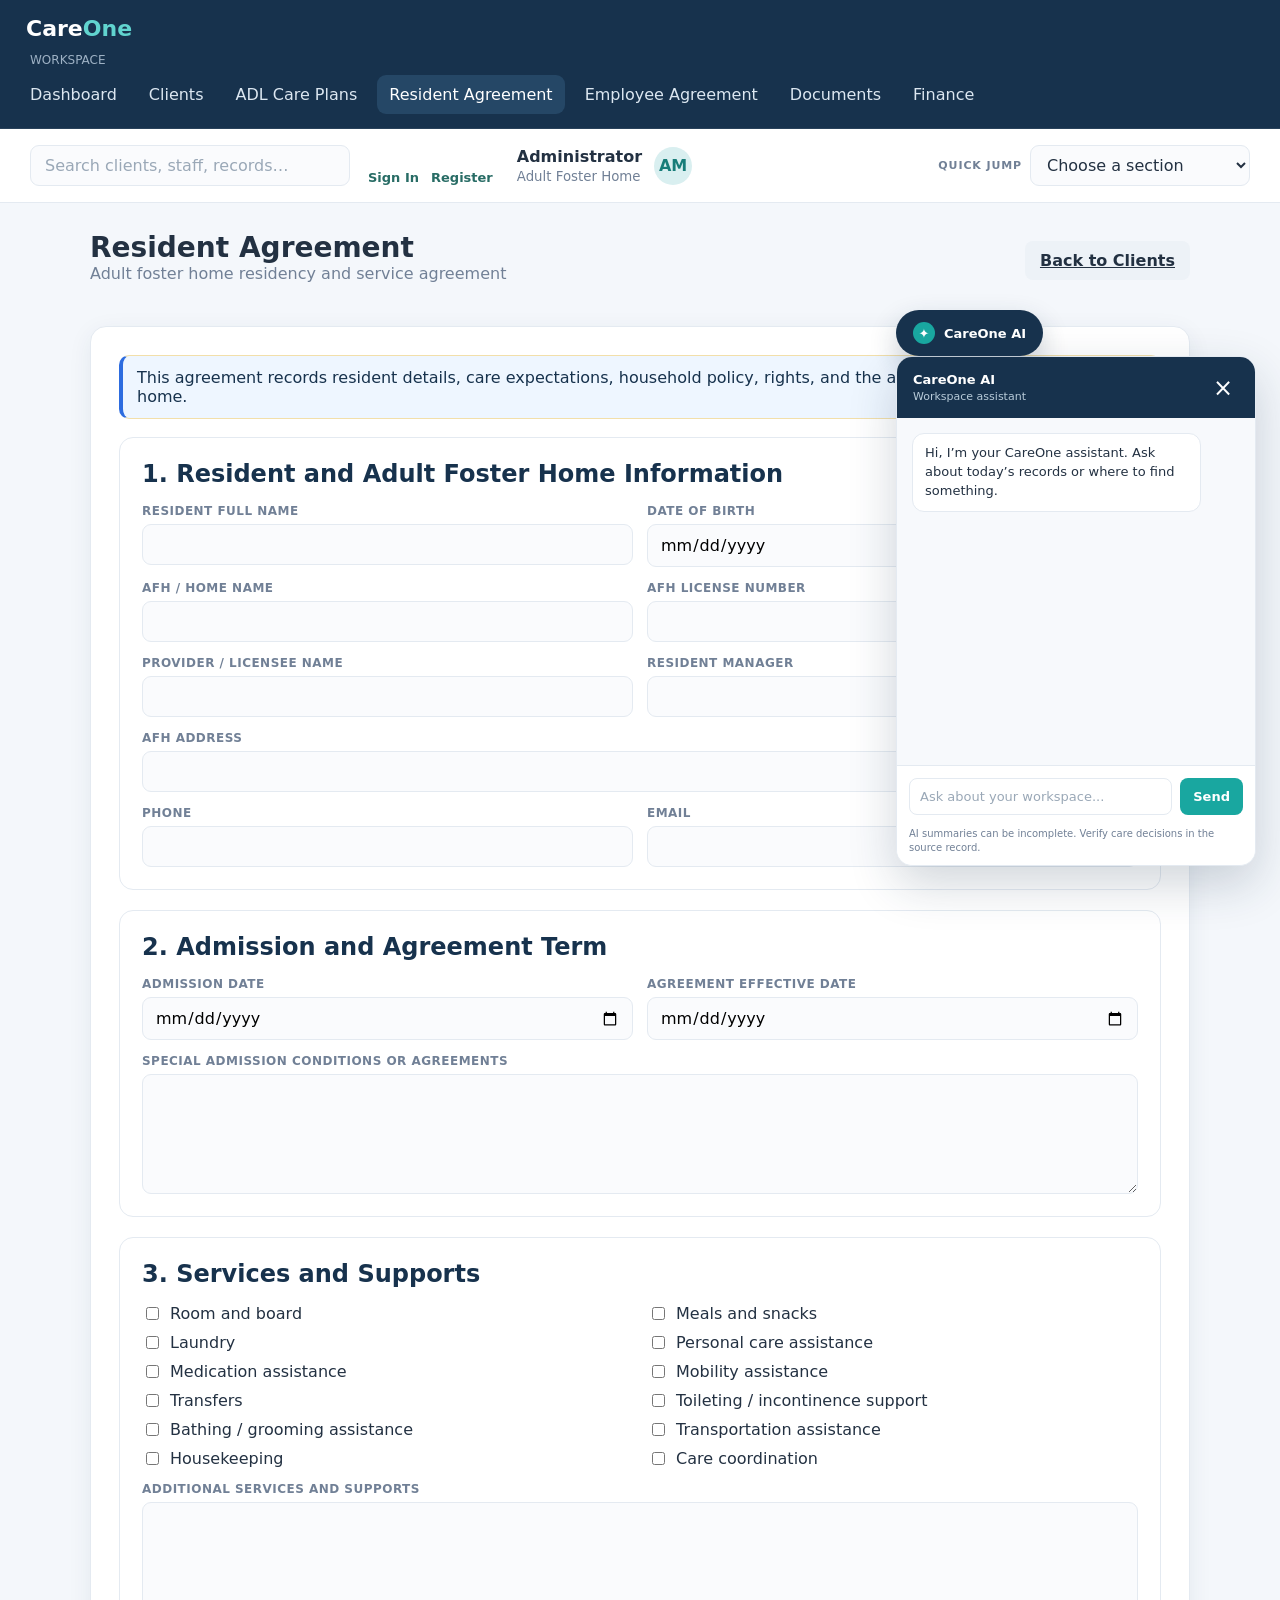
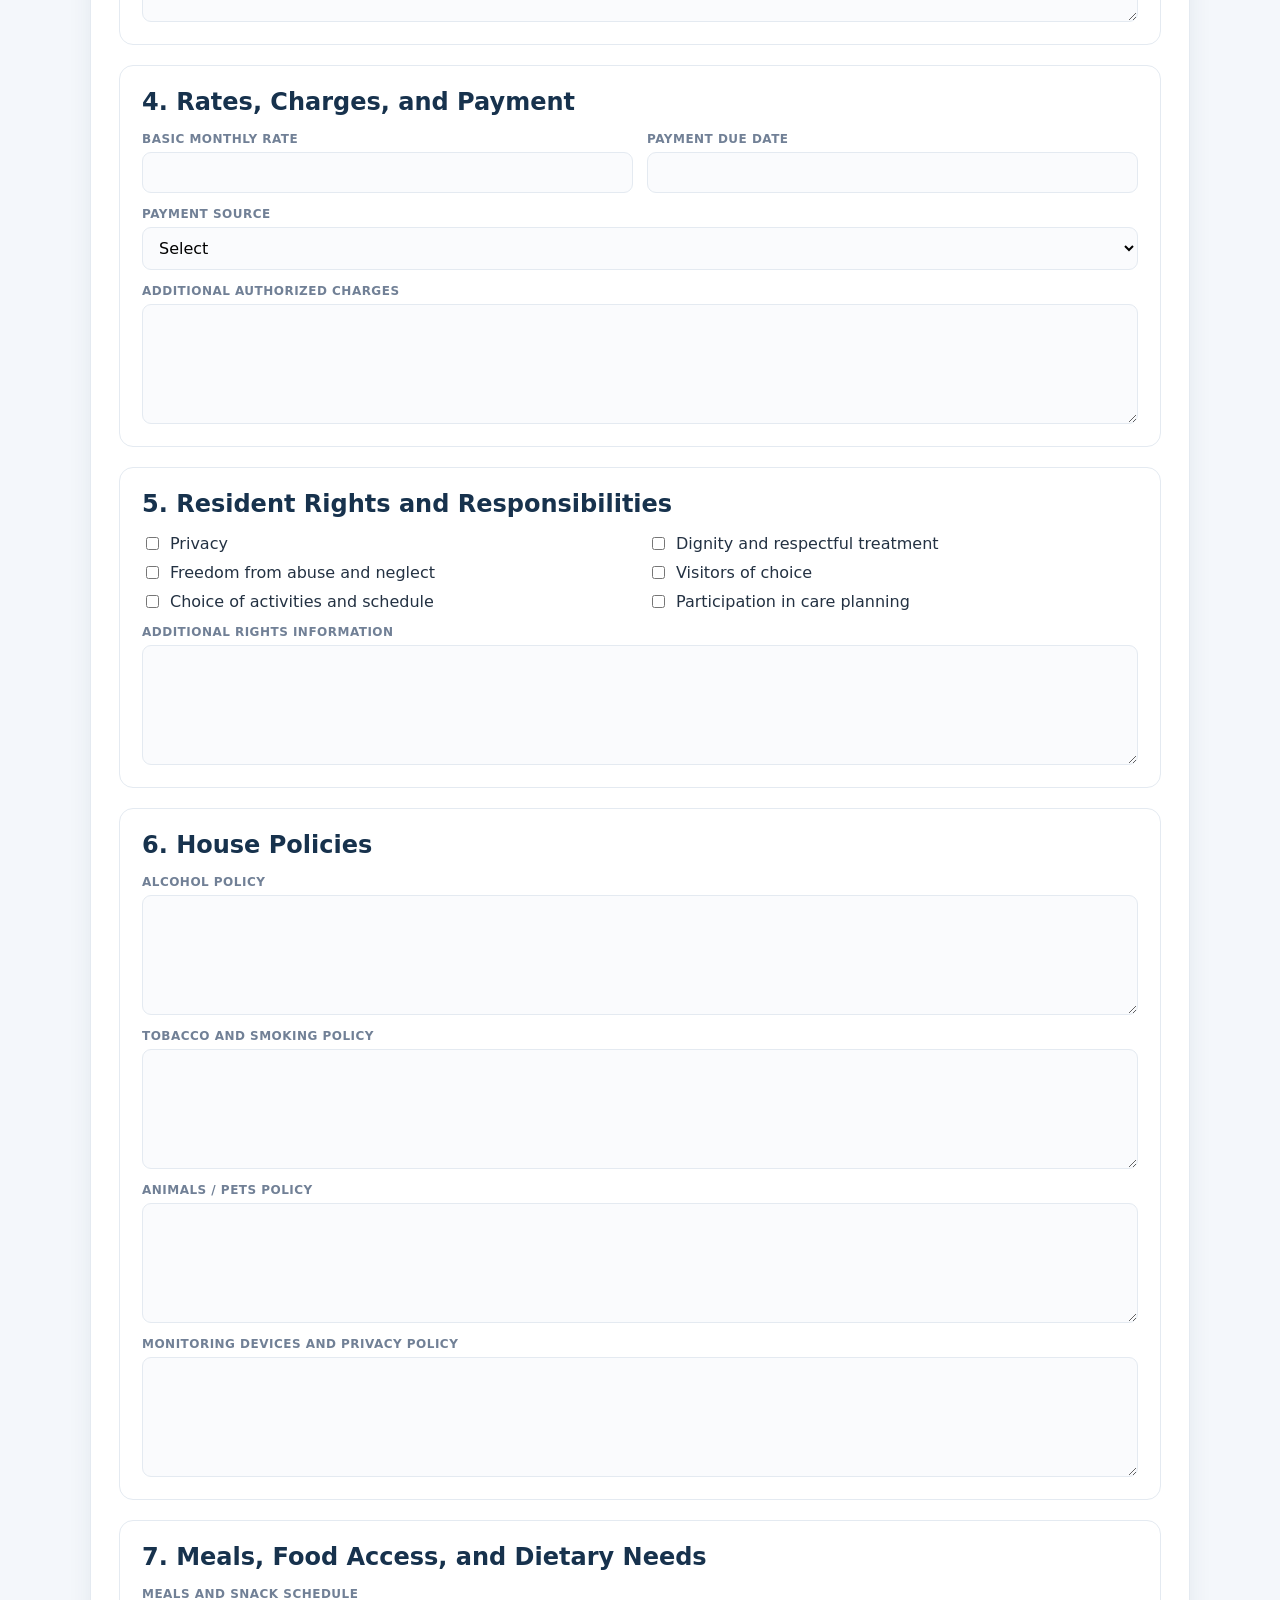
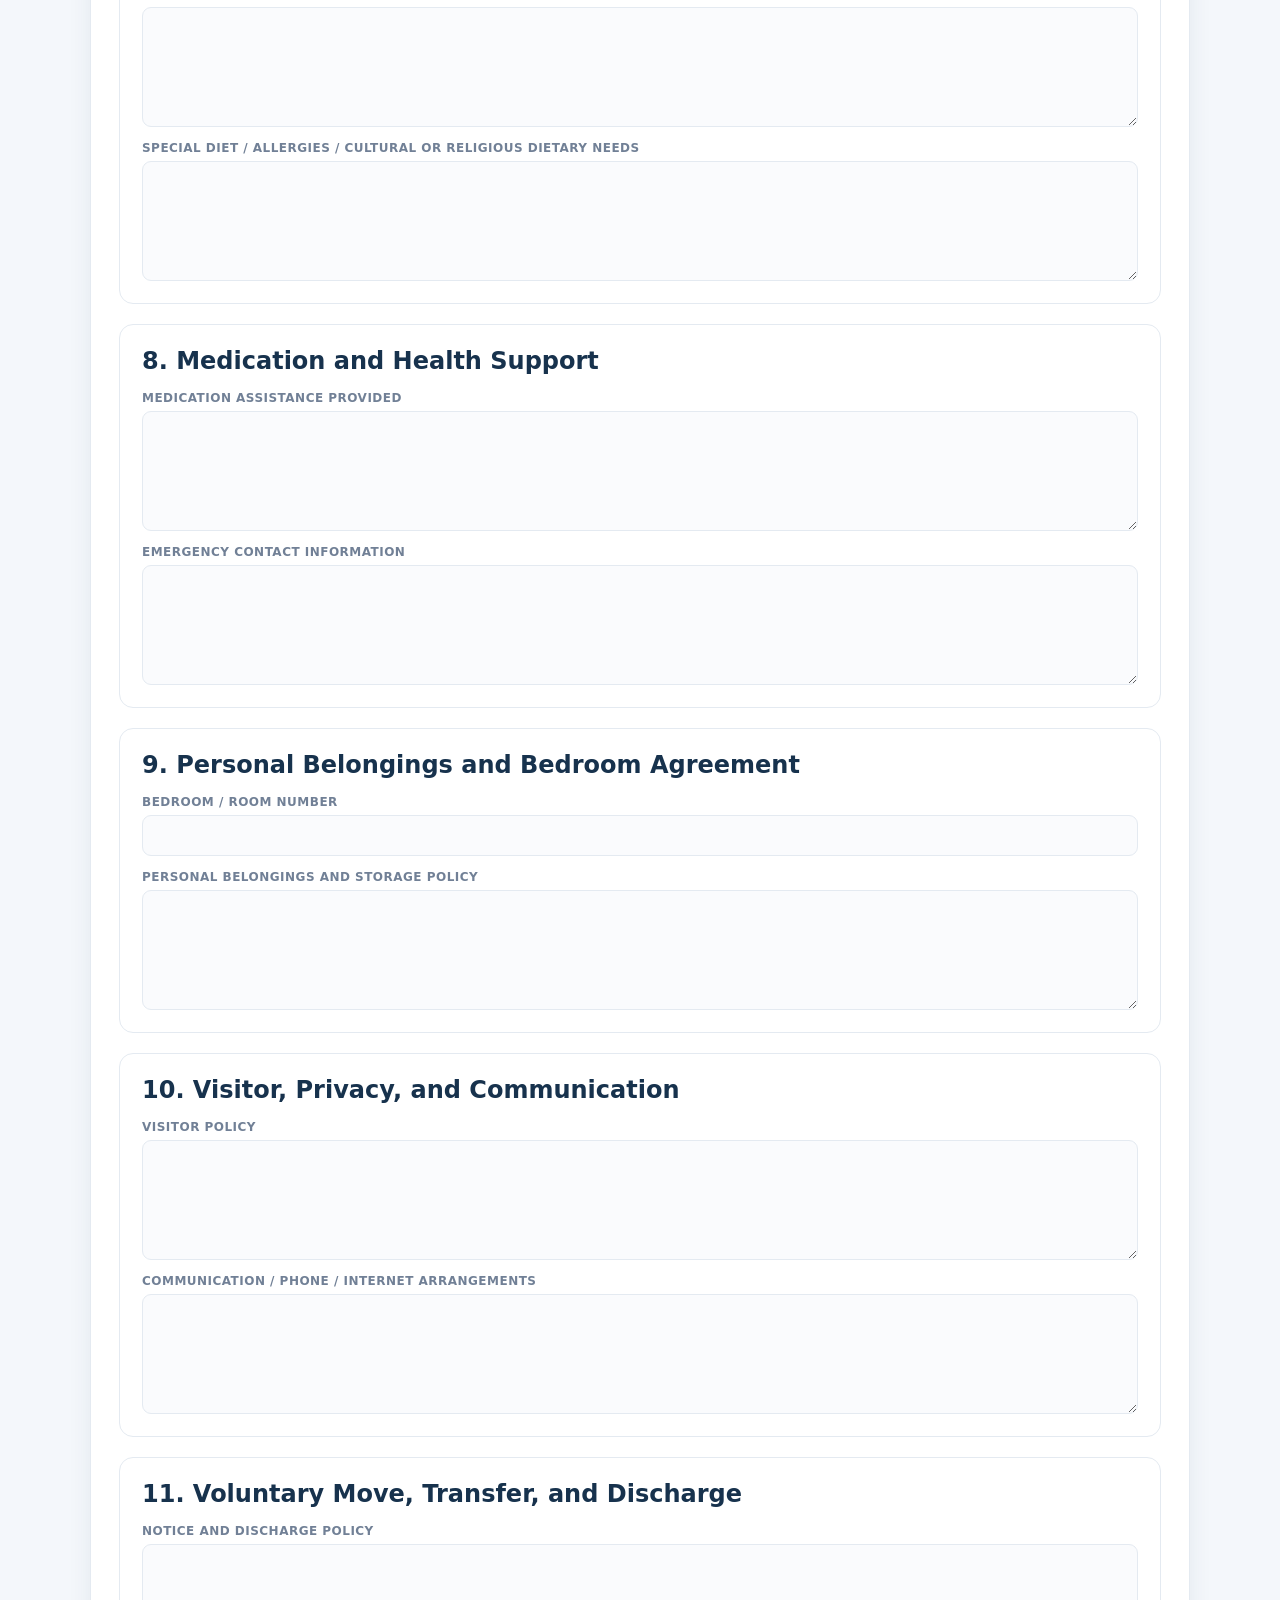
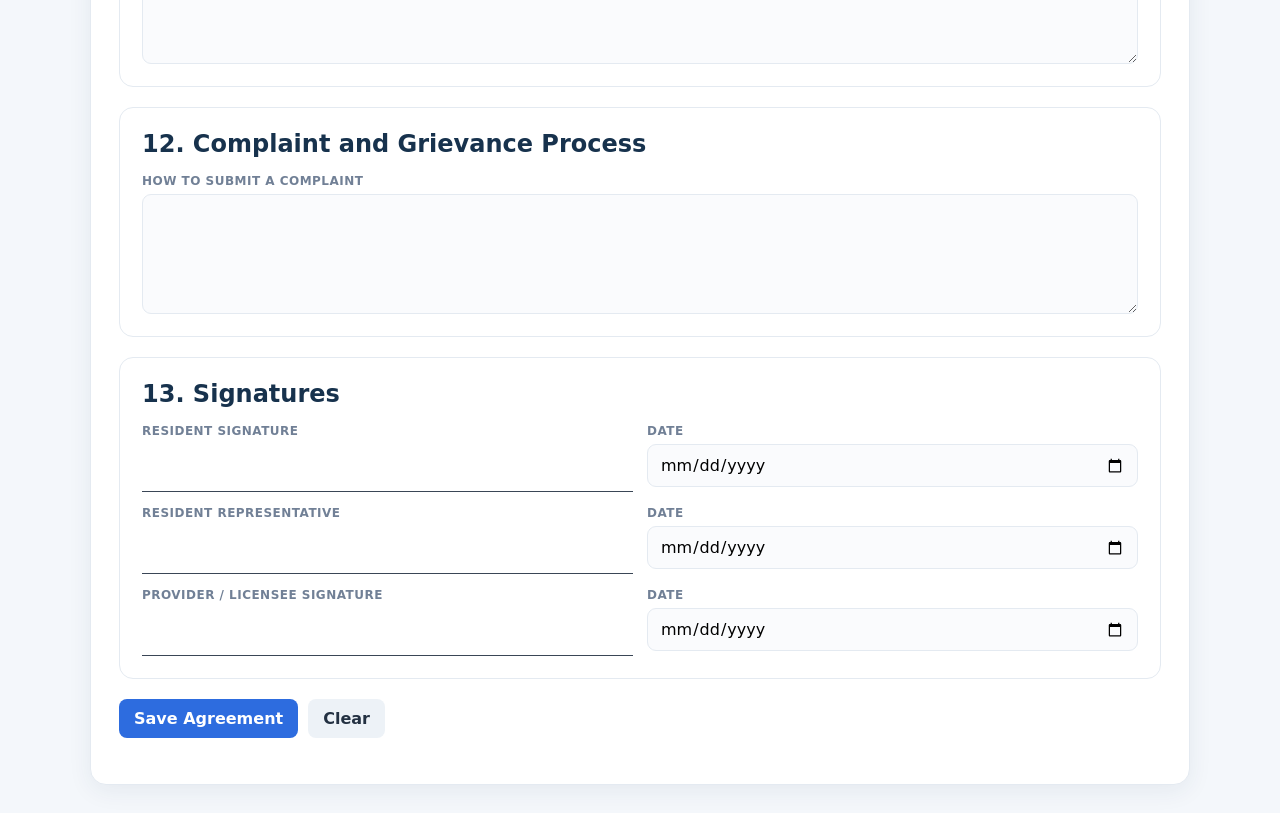
<file: resident-agreement.html>
<!DOCTYPE html>
<html lang="en">
<head>
  <meta charset="UTF-8">
  <meta name="viewport" content="width=device-width, initial-scale=1.0">
  <title>CareOne - Resident Agreement</title>
  <link rel="stylesheet" href="style.css">
  <style>
    body { background: var(--bg); }
    .content-wrap { max-width: 1100px; margin: 0 auto; }
    .agreement-shell { background: #fff; border: 1px solid var(--line); border-radius: 16px; box-shadow: var(--shadow); padding: 28px; }
    .agreement-title { display: flex; justify-content: space-between; align-items: center; gap: 16px; margin-bottom: 18px; }
    .agreement-title h1 { margin: 0; }
    .agreement-form { display: grid; gap: 20px; }
    .grid { display: grid; grid-template-columns: repeat(2, minmax(0, 1fr)); gap: 14px; }
    .field { display: flex; flex-direction: column; gap: 6px; }
    .field label { font-size: 12px; color: var(--muted); text-transform: uppercase; letter-spacing: .04em; font-weight: 700; }
    .field input, .field textarea, .field select { width: 100%; border: 1px solid var(--line); border-radius: 9px; padding: 10px 12px; background: #fafbfd; }
    .field textarea { min-height: 120px; resize: vertical; }
    .full { grid-column: 1 / -1; }
    .actions { display: flex; gap: 10px; flex-wrap: wrap; }
    .btn { border: 0; border-radius: 8px; padding: 10px 15px; background: var(--blue); color: #fff; cursor: pointer; font-weight: 700; }
    .btn.secondary { background: #edf2f7; color: var(--text); }
    .btn.danger { background: #f7e8e8; color: #8e2d2d; }
    .notice { border-left: 4px solid var(--blue); background: #eef6ff; color: var(--navy); padding: 12px 14px; border-radius: 10px; }
    .section { background: #fff; border: 1px solid var(--line); border-radius: 14px; padding: 22px; }
    .section h2 { margin: 0 0 16px; color: var(--navy); }
    .section h3 { margin: 16px 0 10px; color: var(--navy); }
    .checklist { display: grid; grid-template-columns: repeat(2, minmax(0, 1fr)); gap: 10px 16px; }
    .checklist label { display: flex; align-items: center; gap: 8px; color: var(--text); }
    .checklist input { accent-color: var(--blue); }
    .signature-box { border-bottom: 1px solid #3a4656; min-height: 40px; margin-top: 8px; }
    @media (max-width: 700px) { .grid, .checklist { grid-template-columns: 1fr; } }
  </style>
</head>
<body>
  <div class="app">
    <aside class="sidebar">
      <div class="logo">Care<span>One</span></div>
      <div class="home">Workspace</div>
      <nav class="nav">
        <a class="nav button" href="index.html">Dashboard</a>
        <a class="nav button" href="clients.html">Clients</a>
        <a class="nav button" href="adl.html">ADL Care Plans</a>
        <a class="nav button active" href="resident-agreement.html">Resident Agreement</a>
        <a class="nav button" href="employee-agreement.html">Employee Agreement</a>
        <a class="nav button" href="documents.html">Documents</a>
        <a class="nav button" href="finances.html">Finance</a>
      </nav>
      <div class="help">Need help?<br><b>CareOne Support</b><br>support@careone.example</div>
    </aside>

    <main class="main">
      <header class="top">
        <input class="search" placeholder="Search clients, staff, records…" oninput="quickSearch(this.value)">
        <div class="top-actions">
          <div class="auth-links">
            <a href="signin.html">Sign In</a>
            <a href="register.html">Register</a>
          </div>
          <div class="profile"><div><b>Administrator</b><br><small style="color:#718096">Adult Foster Home</small></div><div class="avatar">AM</div></div>
        </div>
      </header>

      <section class="content">
        <div class="content-wrap">
          <div class="agreement-title">
            <div>
              <h1>Resident Agreement</h1>
              <div class="sub">Adult foster home residency and service agreement</div>
            </div>
            <div class="actions">
              <a class="btn secondary" href="clients.html">Back to Clients</a>
            </div>
          </div>

          <div class="agreement-shell">
            <div class="notice">
              This agreement records resident details, care expectations, household policy, rights, and the agreed support plan for the home.
            </div>

            <form id="residentAgreementForm" class="agreement-form">
              <div class="section">
                <h2>1. Resident and Adult Foster Home Information</h2>
                <div class="grid">
                  <div class="field"><label>Resident Full Name</label><input type="text" name="resident_name"></div>
                  <div class="field"><label>Date of Birth</label><input type="date" name="dob"></div>
                  <div class="field"><label>AFH / Home Name</label><input type="text" name="home_name"></div>
                  <div class="field"><label>AFH License Number</label><input type="text" name="license_number"></div>
                  <div class="field"><label>Provider / Licensee Name</label><input type="text" name="provider"></div>
                  <div class="field"><label>Resident Manager</label><input type="text" name="manager"></div>
                  <div class="field full"><label>AFH Address</label><input type="text" name="address"></div>
                  <div class="field"><label>Phone</label><input type="tel" name="phone"></div>
                  <div class="field"><label>Email</label><input type="email" name="email"></div>
                </div>
              </div>

              <div class="section">
                <h2>2. Admission and Agreement Term</h2>
                <div class="grid">
                  <div class="field"><label>Admission Date</label><input type="date" name="admission_date"></div>
                  <div class="field"><label>Agreement Effective Date</label><input type="date" name="effective_date"></div>
                </div>
                <div class="field" style="margin-top:14px;"><label>Special admission conditions or agreements</label><textarea name="admission_conditions"></textarea></div>
              </div>

              <div class="section">
                <h2>3. Services and Supports</h2>
                <div class="checklist">
                  <label><input type="checkbox" name="service_room_board"> Room and board</label>
                  <label><input type="checkbox" name="service_meals"> Meals and snacks</label>
                  <label><input type="checkbox" name="service_laundry"> Laundry</label>
                  <label><input type="checkbox" name="service_personal_care"> Personal care assistance</label>
                  <label><input type="checkbox" name="service_medication"> Medication assistance</label>
                  <label><input type="checkbox" name="service_mobility"> Mobility assistance</label>
                  <label><input type="checkbox" name="service_transfers"> Transfers</label>
                  <label><input type="checkbox" name="service_toileting"> Toileting / incontinence support</label>
                  <label><input type="checkbox" name="service_bathing"> Bathing / grooming assistance</label>
                  <label><input type="checkbox" name="service_transport"> Transportation assistance</label>
                  <label><input type="checkbox" name="service_housekeeping"> Housekeeping</label>
                  <label><input type="checkbox" name="service_coordination"> Care coordination</label>
                </div>
                <div class="field" style="margin-top:14px;"><label>Additional services and supports</label><textarea name="additional_services"></textarea></div>
              </div>

              <div class="section">
                <h2>4. Rates, Charges, and Payment</h2>
                <div class="grid">
                  <div class="field"><label>Basic Monthly Rate</label><input type="number" step="0.01" name="monthly_rate"></div>
                  <div class="field"><label>Payment Due Date</label><input type="text" name="payment_due"></div>
                </div>
                <div class="field" style="margin-top:14px;"><label>Payment Source</label><select name="payment_source"><option value="">Select</option><option>Private Pay</option><option>Medicaid / Department Authorized</option><option>Other</option></select></div>
                <div class="field" style="margin-top:14px;"><label>Additional Authorized Charges</label><textarea name="additional_charges"></textarea></div>
              </div>

              <div class="section">
                <h2>5. Resident Rights and Responsibilities</h2>
                <div class="checklist">
                  <label><input type="checkbox" name="rights_privacy"> Privacy</label>
                  <label><input type="checkbox" name="rights_dignity"> Dignity and respectful treatment</label>
                  <label><input type="checkbox" name="rights_freedom"> Freedom from abuse and neglect</label>
                  <label><input type="checkbox" name="rights_visitors"> Visitors of choice</label>
                  <label><input type="checkbox" name="rights_choice"> Choice of activities and schedule</label>
                  <label><input type="checkbox" name="rights_participation"> Participation in care planning</label>
                </div>
                <div class="field" style="margin-top:14px;"><label>Additional rights information</label><textarea name="rights_information"></textarea></div>
              </div>

              <div class="section">
                <h2>6. House Policies</h2>
                <div class="field"><label>Alcohol policy</label><textarea name="alcohol_policy"></textarea></div>
                <div class="field" style="margin-top:14px;"><label>Tobacco and smoking policy</label><textarea name="tobacco_policy"></textarea></div>
                <div class="field" style="margin-top:14px;"><label>Animals / pets policy</label><textarea name="animal_policy"></textarea></div>
                <div class="field" style="margin-top:14px;"><label>Monitoring devices and privacy policy</label><textarea name="monitor_policy"></textarea></div>
              </div>

              <div class="section">
                <h2>7. Meals, Food Access, and Dietary Needs</h2>
                <div class="field"><label>Meals and snack schedule</label><textarea name="meal_schedule"></textarea></div>
                <div class="field" style="margin-top:14px;"><label>Special diet / allergies / cultural or religious dietary needs</label><textarea name="dietary_needs"></textarea></div>
              </div>

              <div class="section">
                <h2>8. Medication and Health Support</h2>
                <div class="field"><label>Medication assistance provided</label><textarea name="medication_support"></textarea></div>
                <div class="field" style="margin-top:14px;"><label>Emergency contact information</label><textarea name="emergency_contact_info"></textarea></div>
              </div>

              <div class="section">
                <h2>9. Personal Belongings and Bedroom Agreement</h2>
                <div class="field"><label>Bedroom / room number</label><input type="text" name="bedroom"></div>
                <div class="field" style="margin-top:14px;"><label>Personal belongings and storage policy</label><textarea name="belongings_policy"></textarea></div>
              </div>

              <div class="section">
                <h2>10. Visitor, Privacy, and Communication</h2>
                <div class="field"><label>Visitor policy</label><textarea name="visitor_policy"></textarea></div>
                <div class="field" style="margin-top:14px;"><label>Communication / phone / internet arrangements</label><textarea name="communication_policy"></textarea></div>
              </div>

              <div class="section">
                <h2>11. Voluntary Move, Transfer, and Discharge</h2>
                <div class="field"><label>Notice and discharge policy</label><textarea name="discharge_policy"></textarea></div>
              </div>

              <div class="section">
                <h2>12. Complaint and Grievance Process</h2>
                <div class="field"><label>How to submit a complaint</label><textarea name="complaint_process"></textarea></div>
              </div>

              <div class="section">
                <h2>13. Signatures</h2>
                <div class="grid">
                  <div class="field"><label>Resident Signature</label><div class="signature-box"></div></div>
                  <div class="field"><label>Date</label><input type="date" name="resident_signature_date"></div>
                  <div class="field"><label>Resident Representative</label><div class="signature-box"></div></div>
                  <div class="field"><label>Date</label><input type="date" name="representative_signature_date"></div>
                  <div class="field"><label>Provider / Licensee Signature</label><div class="signature-box"></div></div>
                  <div class="field"><label>Date</label><input type="date" name="provider_signature_date"></div>
                </div>
              </div>

              <div class="actions">
                <button class="btn" type="submit">Save Agreement</button>
                <button class="btn secondary" type="button" onclick="clearResidentAgreement()">Clear</button>
              </div>
            </form>
          </div>
        </div>
      </section>
    </main>
  </div>

  <script src="app.js"></script>
  <script>
    const form = document.getElementById('residentAgreementForm');

    function loadResidentAgreement() {
      const params = new URLSearchParams(window.location.search);
      const saved = JSON.parse(localStorage.getItem('residentAgreements') || '[]');
      const clientName = params.get('clientName') || '';
      const clientId = params.get('clientId') || '';
      const matching = clientName
        ? saved.find(item => String(item.resident_name || '').toLowerCase() === clientName.toLowerCase())
        : null;
      const data = matching || JSON.parse(localStorage.getItem('residentAgreement') || '{}');

      if (clientName && !data.resident_name) {
        data.resident_name = clientName;
      }

      if (clientId && !data.client_id) {
        data.client_id = clientId;
      }

      Object.entries(data).forEach(([key, value]) => {
        const field = form.querySelector(`[name="${key}"]`);
        if (field) {
          if (field.type === 'checkbox') field.checked = !!value;
          else field.value = value;
        }
      });

      if (params.get('newResident') === 'true' && !clientName) {
        form.reset();
      }
    }

    function clearResidentAgreement() {
      form.reset();
      localStorage.removeItem('residentAgreement');
      localStorage.removeItem('residentAgreements');
    }

    form.addEventListener('submit', function (event) {
      event.preventDefault();
      const data = {};
      const formData = new FormData(form);
      formData.forEach((value, key) => {
        data[key] = value;
      });

      const existing = JSON.parse(localStorage.getItem('residentAgreements') || '[]');
      const key = String(data.resident_name || '').trim();
      const index = existing.findIndex(item => String(item.resident_name || '').toLowerCase() === key.toLowerCase());

      if (index >= 0) existing[index] = data;
      else existing.push(data);

      localStorage.setItem('residentAgreements', JSON.stringify(existing));
      localStorage.setItem('residentAgreement', JSON.stringify(data));
      alert('Resident agreement saved.');
    });

    window.addEventListener('DOMContentLoaded', loadResidentAgreement);
  </script>
</body>
</html>
</file>
<file: style.css>
:root {
  --navy: #17324d;
  --blue: #2d6cdf;
  --teal: #19a7a0;
  --bg: #f4f7fb;
  --card: #fff;
  --text: #233142;
  --muted: #718096;
  --line: #e4eaf1;
  --green: #138a62;
  --amber: #c78100;
  --red: #c94b4b;
  --shadow: 0 6px 24px rgba(30, 55, 90, .07);
}

* { box-sizing: border-box; }
html { scroll-behavior: smooth; }
body { margin: 0; font-family: Inter, ui-sans-serif, system-ui, -apple-system, "Segoe UI", sans-serif; background: var(--bg); color: var(--text); }
button, input, select { font: inherit; }
.auth-container { position: relative; min-height: 100vh; display: grid; place-items: center; overflow: hidden; padding: 32px 20px; background: var(--navy); }
.auth-container::before, .auth-container::after { content: ''; position: absolute; border-radius: 50%; pointer-events: none; }
.auth-container::before { width: 620px; height: 620px; top: -280px; right: -150px; background: radial-gradient(circle, rgba(97, 212, 207, .42), rgba(25, 167, 160, 0) 68%); }
.auth-container::after { width: 520px; height: 520px; bottom: -270px; left: -130px; background: radial-gradient(circle, rgba(45, 108, 223, .42), rgba(23, 50, 77, 0) 68%); }
.auth-card { position: relative; z-index: 1; width: min(430px, 100%); padding: 42px; border: 1px solid rgba(255, 255, 255, .55); border-radius: 20px; background: rgba(255, 255, 255, .98); box-shadow: 0 28px 80px rgba(5, 22, 38, .42); }
.auth-card::before { content: ''; display: block; width: 46px; height: 6px; margin-bottom: 24px; border-radius: 99px; background: var(--teal); }
.auth-card h1 { margin: 0; color: var(--navy); font-size: 32px; letter-spacing: .01em; }
.auth-card h2 { margin: 8px 0 28px; color: var(--text); font-size: 23px; }
.auth-card > p:first-of-type { margin: -16px 0 24px; color: var(--muted); }
.auth-card form { display: grid; gap: 9px; }
.auth-card label { margin-top: 8px; color: var(--muted); font-size: 12px; font-weight: 700; text-transform: uppercase; }
.auth-card input, .auth-card select { width: 100%; padding: 13px 14px; border: 1px solid var(--line); border-radius: 10px; background: #f8fbfd; color: var(--text); }
.auth-card input:focus, .auth-card select:focus { outline: 2px solid rgba(45, 108, 223, .2); border-color: var(--blue); }
.auth-card button { margin-top: 14px; padding: 13px 15px; border: 0; border-radius: 10px; background: var(--teal); color: #fff; cursor: pointer; font-weight: 700; box-shadow: 0 8px 18px rgba(25, 167, 160, .24); }
.auth-card button:hover { background: #2259bd; }
.auth-card a { color: var(--blue); font-weight: 700; text-decoration: none; }
.auth-card a:hover { text-decoration: underline; }
.auth-card #signinMessage, .auth-card #message { min-height: 20px; color: var(--muted); }
.app { display: block; min-height: 100vh; }
.app.auth-loading { display: none; }
.sidebar { width: 100%; background: var(--navy); color: #fff; padding: 14px 18px; position: sticky; top: 0; z-index: 30; border-bottom: 1px solid rgba(255,255,255,.08); }
.logo { font-size: 22px; font-weight: 800; padding: 2px 8px 12px; }
.logo span { color: #61d4cf; }
.home { font-size: 12px; text-transform: uppercase; color: #9eb1c4; padding: 0 12px 8px; }
.nav { display: flex; flex-wrap: wrap; gap: 8px; align-items: center; }
.nav button { display: inline-flex; align-items: center; border: 0; background: transparent; color: #dce7f1; padding: 10px 12px; border-radius: 9px; cursor: pointer; }
.nav button:hover, .nav button.active { background: #254766; color: #fff; }
.nav button span { display: inline-block; width: 27px; }
.nav.button { display: inline-flex; align-items: center; border: 0; background: transparent; color: #dce7f1; padding: 10px 12px; border-radius: 9px; cursor: pointer; text-decoration: none; }
.nav.button:hover, .nav.button.active { background: #254766; color: #fff; }
.sidebar .help { display: none; }
.main { width: 100%; }
.top { height: auto; min-height: 74px; background: #fff; border-bottom: 1px solid var(--line); display: flex; align-items: center; justify-content: space-between; gap: 18px; padding: 14px 30px; position: sticky; top: 84px; z-index: 20; }
.search { border: 1px solid var(--line); border-radius: 9px; padding: 10px 14px; width: min(320px, 100%); background: #fafbfd; }
.profile { display: flex; align-items: center; gap: 12px; }
.topbar-quick-nav {
  display: flex;
  align-items: center;
  gap: 8px;
  flex-wrap: wrap;
  margin-left: auto;
}
.topbar-quick-nav label {
  font-size: 11px;
  font-weight: 700;
  letter-spacing: .08em;
  text-transform: uppercase;
  color: var(--muted);
}
.topbar-quick-nav select {
  border: 1px solid var(--line);
  border-radius: 9px;
  background: #fafbfd;
  padding: 9px 12px;
  min-width: 180px;
  color: var(--text);
}
.top-actions { display: flex; align-items: center; gap: 24px; }
.auth-links { display: flex; align-items: center; gap: 12px; }
.auth-links a { color: var(--blue); font-size: 13px; font-weight: 700; text-decoration: none; }
.auth-links a:hover { text-decoration: underline; }
.avatar { width: 38px; height: 38px; border-radius: 50%; background: #d9eff0; display: grid; place-items: center; font-weight: 700; color: #177d79; }
.content { padding: 28px 30px; max-width: 1500px; }
.page { display: none; }
.page.active { display: block; }
h1 { margin: 0 0 5px; font-size: 28px; }
.sub { color: var(--muted); margin-bottom: 25px; }
.page-hero {
  display: grid;
  grid-template-columns: 1.2fr .8fr;
  gap: 24px;
  align-items: center;
  background: linear-gradient(135deg, rgba(45, 108, 223, 0.06), rgba(25, 167, 160, 0.09));
  border: 1px solid rgba(20, 80, 150, 0.08);
  border-radius: 22px;
  padding: 26px;
  box-shadow: 0 14px 35px rgba(18, 38, 68, 0.08);
  margin-bottom: 24px;
}
.page-hero-copy h1 {
  margin: 0 0 6px;
}
.page-hero-copy .sub {
  margin-bottom: 18px;
}
.page-hero-visual {
  display: flex;
  justify-content: center;
}
.page-hero-card {
  width: min(100%, 420px);
  border-radius: 18px;
  overflow: hidden;
  box-shadow: 0 18px 34px rgba(23, 50, 77, 0.12);
  border: 1px solid rgba(23, 50, 77, 0.08);
  background: #fff;
}
.page-hero-card img {
  display: block;
  width: 100%;
  height: 240px;
  object-fit: cover;
}
.page-stat-strip {
  display: grid;
  grid-template-columns: repeat(3, minmax(0, 1fr));
  gap: 16px;
  margin: 0 0 18px;
}
.page-stat {
  display: flex;
  align-items: center;
  gap: 14px;
  background: #fff;
  border: 1px solid var(--line);
  border-radius: 16px;
  padding: 16px 18px;
  box-shadow: var(--shadow);
}
.page-stat span {
  display: block;
  color: var(--muted);
  font-size: 12px;
}
.page-stat strong {
  display: block;
  margin-top: 3px;
  color: var(--navy);
  font-size: 20px;
  line-height: 1.2;
}
.page-stat-icon {
  display: grid;
  place-items: center;
  width: 46px;
  height: 46px;
  border-radius: 14px;
  font-size: 22px;
  background: #edf7f3;
}
.page-stat-icon.teal { background: #dff4f3; }
.page-stat-icon.blue { background: #edf4ff; }
.page-stat-icon.amber { background: #fff5df; }
.page-stat-icon.green { background: #eaf9f1; }
.page-stat-icon.pink { background: #fef0f5; }
.appointments-hero {
  display: grid;
  grid-template-columns: 1.2fr .8fr;
  gap: 24px;
  align-items: center;
  background: linear-gradient(135deg, rgba(45, 108, 223, 0.06), rgba(25, 167, 160, 0.09));
  border: 1px solid rgba(20, 80, 150, 0.08);
  border-radius: 22px;
  padding: 26px;
  box-shadow: 0 14px 35px rgba(18, 38, 68, 0.08);
  margin-bottom: 24px;
}
.eyebrow {
  display: inline-flex;
  align-items: center;
  gap: 8px;
  margin-bottom: 12px;
  color: var(--teal);
  font-size: 11px;
  font-weight: 800;
  letter-spacing: .12em;
  text-transform: uppercase;
}
.eyebrow span {
  display: inline-grid;
  place-items: center;
  width: 20px;
  height: 20px;
  border-radius: 50%;
  background: rgba(25, 167, 160, 0.12);
}
.chip-row {
  display: flex;
  flex-wrap: wrap;
  gap: 10px;
}
.chip {
  display: inline-flex;
  align-items: center;
  gap: 8px;
  padding: 8px 12px;
  border-radius: 999px;
  background: rgba(255, 255, 255, 0.8);
  border: 1px solid rgba(23, 50, 77, 0.08);
  color: var(--navy);
  font-size: 12px;
  font-weight: 700;
}
.chip-icon {
  display: inline-grid;
  place-items: center;
  width: 22px;
  height: 22px;
  border-radius: 50%;
  background: #edf4ff;
}
.hero-visual {
  display: flex;
  justify-content: center;
}
.visual-card {
  width: min(100%, 420px);
  border-radius: 18px;
  overflow: hidden;
  box-shadow: 0 18px 34px rgba(23, 50, 77, 0.12);
  border: 1px solid rgba(23, 50, 77, 0.08);
  background: #fff;
}
.visual-card img {
  display: block;
  width: 100%;
  height: 240px;
  object-fit: cover;
}
.summary-grid {
  display: grid;
  grid-template-columns: repeat(3, minmax(0, 1fr));
  gap: 16px;
  margin: 0 0 18px;
}
.mini-stat {
  display: flex;
  align-items: center;
  gap: 14px;
  background: #fff;
  border: 1px solid var(--line);
  border-radius: 16px;
  padding: 16px 18px;
  box-shadow: var(--shadow);
}
.mini-stat span {
  display: block;
  color: var(--muted);
  font-size: 12px;
}
.mini-stat strong {
  display: block;
  margin-top: 3px;
  color: var(--navy);
  font-size: 20px;
  line-height: 1.2;
}
.mini-stat-icon {
  display: grid;
  place-items: center;
  width: 46px;
  height: 46px;
  border-radius: 14px;
  font-size: 22px;
  background: #edf7f3;
}
.mini-stat-icon.teal { background: #dff4f3; }
.mini-stat-icon.blue { background: #edf4ff; }
.mini-stat-icon.amber { background: #fff5df; }
.grid { display: grid; grid-template-columns: repeat(4, 1fr); gap: 18px; }
.card { background: var(--card); border: 1px solid var(--line); border-radius: 13px; padding: 20px; box-shadow: var(--shadow); }
.table-wrap {
  overflow: hidden;
}
.table-header {
  display: flex;
  align-items: center;
  justify-content: space-between;
  gap: 12px;
  padding-bottom: 14px;
  border-bottom: 1px solid var(--line);
  margin-bottom: 8px;
}
.table-header h2 {
  margin: 0 0 3px;
  font-size: 20px;
  color: var(--navy);
}
.table-header p {
  margin: 0;
  color: var(--muted);
  font-size: 12px;
}
.table-pill {
  display: inline-flex;
  align-items: center;
  gap: 6px;
  padding: 7px 10px;
  border-radius: 999px;
  background: #edf7f3;
  color: var(--green);
  font-size: 11px;
  font-weight: 700;
}
.table-pill span {
  font-size: 10px;
}
#appointmentRows tr:hover {
  background: #f8fbff;
}
#appointmentRows td {
  vertical-align: middle;
}
.stat { display: flex; justify-content: space-between; align-items: flex-start; }
.stat .num { font-size: 30px; font-weight: 800; margin-top: 7px; }
.icon { width: 42px; height: 42px; border-radius: 10px; background: #edf4ff; display: grid; place-items: center; }
.label { font-size: 13px; color: var(--muted); }
.delta { font-size: 12px; margin-top: 8px; color: var(--green); }
.cols { display: grid; grid-template-columns: 1.45fr 1fr; gap: 18px; margin-top: 18px; }
.card h3 { margin: 0 0 16px; font-size: 17px; }
.row { display: flex; align-items: center; justify-content: space-between; padding: 13px 0; border-top: 1px solid var(--line); }
.row:first-of-type { border-top: 0; }
.person { display: flex; align-items: center; gap: 11px; }
.mini { width: 34px; height: 34px; border-radius: 50%; background: #e9eef6; display: grid; place-items: center; font-size: 12px; font-weight: 700; }
.badge { padding: 5px 9px; border-radius: 20px; font-size: 11px; font-weight: 700; background: #edf7f3; color: var(--green); }
.warn { background: #fff6df; color: var(--amber); }
.danger { background: #fff0f0; color: var(--red); }
.info { background: #edf4ff; color: var(--blue); }
table { width: 100%; border-collapse: collapse; font-size: 14px; }
th, td { text-align: left; padding: 13px 10px; border-bottom: 1px solid var(--line); }
th { color: var(--muted); font-size: 12px; text-transform: uppercase; letter-spacing: .04em; }
.actions { display: flex; gap: 10px; margin-bottom: 18px; flex-wrap: wrap; }
.btn { border: 0; border-radius: 8px; padding: 10px 15px; background: var(--blue); color: #fff; cursor: pointer; font-weight: 650; }
.btn.secondary { background: #edf2f7; color: var(--text); }
.btn.green { background: var(--teal); }
.btn.danger { background: #f7e8e8; color: #8e2d2d; }
.row-delete-btn { border: 1px solid #f0d8d8; background: #fff5f5; color: #b74f4f; padding: 7px 10px; border-radius: 8px; cursor: pointer; font-size: 12px; font-weight: 700; }
.notice { padding: 14px; border-radius: 10px; background: #fff8e7; border: 1px solid #f2dfaa; color: #755600; margin-bottom: 18px; }
.kpi { display: grid; grid-template-columns: repeat(3, 1fr); gap: 15px; }
.money { font-size: 25px; font-weight: 800; margin-top: 5px; }
.progress { height: 8px; background: #edf1f5; border-radius: 20px; overflow: hidden; margin: 9px 0; }
.progress i { display: block; height: 100%; background: var(--teal); }
.summary-strip { display: grid; grid-template-columns: repeat(2, minmax(0, 1fr)); gap: 18px; margin: 18px 0; }
.summary-card { background: linear-gradient(135deg, #fff, #eef8ff); border: 1px solid var(--line); border-radius: 13px; padding: 18px; box-shadow: var(--shadow); }
.summary-card .summary-row { display: flex; align-items: center; justify-content: space-between; }
.summary-card .summary-figure { font-size: 32px; font-weight: 800; }
.summary-card .summary-label { font-size: 12px; color: var(--muted); text-transform: uppercase; letter-spacing: .04em; }
.dashboard-kpis { grid-template-columns: repeat(5, minmax(0, 1fr)); }
.dashboard-kpis .card { min-height: 136px; }
.dashboard-kpis .num { font-size: 26px; }
.dashboard-layout { display: grid; grid-template-columns: 1.4fr 1fr; gap: 18px; margin-top: 18px; }
.dashboard-layout .card { min-width: 0; }
.list-empty { color: var(--muted); font-size: 14px; padding: 8px 0; }
.action-link { border: 0; background: transparent; color: var(--blue); font-size: 12px; font-weight: 700; cursor: pointer; padding: 0; }
.metric-note { font-size: 12px; color: var(--muted); margin-top: 6px; }
.dashboard-progress { margin-top: 12px; }
.dashboard-progress .row { padding: 8px 0; }
.dashboard-progress .progress { margin: 4px 0 12px; }
.attention-list .row { gap: 12px; }
.attention-list .row > div:first-child { min-width: 0; }
.attention-list b, .attention-list small { display: block; white-space: nowrap; overflow: hidden; text-overflow: ellipsis; }
.policy { display: flex; gap: 15px; align-items: center; }
.policy .doc { width: 44px; height: 52px; border: 1px solid var(--line); border-radius: 7px; display: grid; place-items: center; background: #fafbfd; }
.modal { position: fixed; inset: 0; background: rgba(14, 27, 42, .55); display: none; justify-content: center; align-items: center; padding: 20px; z-index: 30; }
.modal.show { display: flex; }
.modal-card { width: min(560px, 100%); background: #fff; border-radius: 16px; padding: 22px; box-shadow: var(--shadow); }
.form-grid { display: grid; grid-template-columns: repeat(2, 1fr); gap: 14px; }
.form-grid .full { grid-column: 1 / -1; }
.field { display: flex; flex-direction: column; gap: 6px; }
.field label { font-size: 12px; font-weight: 700; color: var(--muted); text-transform: uppercase; letter-spacing: .04em; }
.field input, .field select, .field textarea { padding: 10px 12px; border: 1px solid var(--line); border-radius: 9px; background: #fafbfd; }
.field textarea { min-height: 90px; resize: vertical; }
.db-tags { display: flex; flex-wrap: wrap; gap: 8px; margin-top: 8px; }
.db-tag { display: inline-flex; align-items: center; background: #edf4ff; color: var(--blue); padding: 5px 10px; border-radius: 20px; font-size: 11px; font-weight: 700; }
.client-card { min-width: 0; }
.client-card > .person { align-items: flex-start; }
.client-card > .person > .badge { margin-left: auto; }
.client-section { margin-top: 16px; padding-top: 14px; border-top: 1px solid var(--line); }
.client-section-title { display: flex; align-items: center; justify-content: space-between; gap: 10px; margin-bottom: 7px; color: var(--navy); font-size: 12px; }
.client-section-title > span { min-width: 20px; padding: 3px 6px; border-radius: 20px; background: #edf4ff; color: var(--blue); text-align: center; font-size: 10px; }
.client-detail-row { display: flex; align-items: baseline; justify-content: space-between; gap: 12px; padding: 7px 0; color: var(--muted); font-size: 12px; }
.client-detail-row + .client-detail-row { border-top: 1px solid #f0f3f7; }
.client-detail-row span { min-width: 0; overflow: hidden; text-overflow: ellipsis; white-space: nowrap; }
.client-detail-row b { flex-shrink: 0; color: var(--text); font-size: 11px; }
.client-empty { padding: 5px 0; color: var(--muted); font-size: 12px; }
.progress-note { min-height: 95px; }
.progress-note p { margin: 5px 0 7px; color: var(--text); font-size: 12px; line-height: 1.45; }
.progress-note small { display: block; color: var(--muted); font-size: 11px; }
.client-card-footer { display: flex; justify-content: flex-end; margin-top: 12px; }
.mar-heading { display: flex; align-items: flex-end; justify-content: space-between; gap: 24px; margin-bottom: 22px; }
.mar-heading .sub { margin-bottom: 0; }
.mar-heading-actions { display: flex; gap: 10px; flex-wrap: wrap; }
.eyebrow { color: var(--teal); font-size: 11px; font-weight: 800; letter-spacing: .12em; text-transform: uppercase; margin-bottom: 7px; }
.mar-toolbar { display: flex; align-items: center; justify-content: space-between; gap: 16px; margin-bottom: 16px; }
.mar-tabs { display: flex; gap: 5px; background: #e9eef5; border-radius: 10px; padding: 4px; }
.mar-tab { border: 0; background: transparent; border-radius: 7px; color: var(--muted); padding: 9px 13px; cursor: pointer; font-size: 12px; font-weight: 700; }
.mar-tab.active { background: #fff; color: var(--navy); box-shadow: 0 2px 8px rgba(30, 55, 90, .08); }
.mar-tab span { margin-left: 5px; color: inherit; opacity: .7; }
.mar-search { display: flex; align-items: center; gap: 8px; width: min(280px, 100%); padding: 9px 12px; border: 1px solid var(--line); border-radius: 9px; background: #fff; color: var(--muted); }
.mar-search input { width: 100%; border: 0; outline: 0; color: var(--text); background: transparent; font-size: 13px; }
.mar-summary { display: grid; grid-template-columns: repeat(3, 1fr); gap: 14px; margin-bottom: 18px; }
.mar-stat { min-height: 92px; padding: 16px 18px; border: 1px solid var(--line); border-left: 4px solid var(--blue); border-radius: 11px; background: #fff; box-shadow: var(--shadow); }
.mar-stat.warn { border-left-color: var(--amber); background: #fffdf7; }
.mar-stat.good { border-left-color: var(--teal); }
.mar-stat.alert { border-left-color: var(--red); }
.mar-stat span, .mar-stat small { display: block; color: var(--muted); font-size: 12px; }
.mar-stat b { display: block; color: var(--navy); font-size: 28px; line-height: 1.1; margin: 5px 0 3px; }
.mar-layout { display: grid; grid-template-columns: minmax(0, 1.7fr) minmax(270px, .7fr); gap: 18px; align-items: start; }
.mar-list { padding: 0; overflow: hidden; }
.mar-list-header { display: flex; align-items: center; justify-content: space-between; padding: 19px 20px 15px; border-bottom: 1px solid var(--line); }
.mar-list-header h2 { margin: 0 0 4px; font-size: 17px; }
.mar-list-header p { margin: 0; color: var(--muted); font-size: 12px; }
.live-dot { color: var(--green); font-size: 12px; font-weight: 700; }
.mar-row { display: grid; grid-template-columns: 54px minmax(160px, 1.1fr) minmax(140px, 1fr) 82px 130px; align-items: center; gap: 15px; padding: 16px 20px; border-bottom: 1px solid var(--line); }
.mar-row:last-child { border-bottom: 0; }
.mar-row:hover { background: #fbfcfe; }
.mar-time { color: var(--navy); font-weight: 800; font-size: 14px; }
.mar-time small { display: block; color: var(--muted); font-size: 10px; font-weight: 700; }
.mar-resident { display: flex; align-items: center; min-width: 0; gap: 10px; }
.mar-resident > div:last-child, .mar-instructions { min-width: 0; }
.mar-resident b, .mar-instructions b { display: block; white-space: nowrap; overflow: hidden; text-overflow: ellipsis; font-size: 13px; }
.mar-resident small, .mar-instructions small, .audit-row small { display: block; margin-top: 4px; color: var(--muted); font-size: 11px; white-space: nowrap; overflow: hidden; text-overflow: ellipsis; }
.mar-instructions b { color: var(--text); font-weight: 700; }
.dose-status { justify-self: start; padding: 5px 9px; border-radius: 20px; background: #fff6df; color: var(--amber); font-size: 11px; font-weight: 800; }
.dose-status.given { background: #edf7f3; color: var(--green); }
.dose-status.held, .dose-status.refused, .dose-status.missed { background: #fff0f0; color: var(--red); }
.dose-actions { display: flex; gap: 5px; justify-content: flex-end; }
.dose-give, .dose-more { border-radius: 7px; padding: 8px 9px; cursor: pointer; font-size: 11px; font-weight: 800; }
.dose-give { border: 1px solid var(--teal); background: var(--teal); color: #fff; }
.dose-more { border: 1px solid var(--line); background: #fff; color: var(--text); }
.mar-empty { padding: 38px 20px; color: var(--muted); text-align: center; font-size: 13px; }
.mar-side { display: grid; gap: 18px; }
.safety-card, .audit-card { padding: 18px; }
.side-title { display: flex; align-items: center; justify-content: space-between; gap: 10px; margin-bottom: 12px; }
.side-title h3 { margin: 0; font-size: 15px; }
.shield { display: grid; place-items: center; width: 26px; height: 26px; margin-right: auto; border-radius: 7px; background: #e9f7f2; color: var(--green); font-size: 13px; font-weight: 800; }
.safety-row { display: flex; align-items: center; justify-content: space-between; gap: 10px; padding: 11px 0; border-top: 1px solid var(--line); color: var(--text); font-size: 12px; }
.safety-row b { font-size: 11px; }
.safety-row b.good { color: var(--green); }
.safety-row b.warn { color: var(--amber); }
.audit-row { display: flex; align-items: center; gap: 10px; padding: 10px 0; border-top: 1px solid var(--line); }
.audit-icon { display: grid; place-items: center; width: 25px; height: 25px; border-radius: 50%; background: #e9f7f2; color: var(--green); font-size: 12px; font-weight: 800; }
.audit-icon:not(.given) { background: #fff0f0; color: var(--red); }
.audit-row b { display: block; font-size: 12px; }
@media (max-width: 950px) { .mar-layout { grid-template-columns: 1fr; } .mar-side { grid-template-columns: 1fr 1fr; } }
@media (max-width: 700px) { .mar-heading, .mar-toolbar { align-items: stretch; flex-direction: column; } .mar-heading-actions { justify-content: flex-start; } .mar-search { width: 100%; } .mar-summary { grid-template-columns: 1fr; } .mar-row { grid-template-columns: 42px minmax(0, 1fr) 82px; gap: 10px; padding: 14px 12px; } .mar-instructions { grid-column: 2 / 3; } .dose-status { grid-column: 3; grid-row: 1; } .dose-actions { grid-column: 2 / 4; justify-content: flex-start; } .mar-side { grid-template-columns: 1fr; } }

@media (max-width: 1150px) {
  .dashboard-kpis { grid-template-columns: repeat(3, 1fr); }
  .dashboard-layout { grid-template-columns: 1fr; }
}
@media (max-width: 950px) {
  .top { top: 0; }
  .nav { justify-content: flex-start; }
  .grid { grid-template-columns: repeat(2, 1fr); }
  .cols { grid-template-columns: 1fr; }
  .form-grid { grid-template-columns: 1fr; }
  .summary-strip { grid-template-columns: 1fr; }
}
@media (max-width: 600px) {
  .auth-card { padding: 28px 22px; }
  .top { padding: 12px 15px; flex-wrap: wrap; }
  .search { width: 100%; }
  .top-actions { gap: 10px; }
  .profile > div:first-child { display: none; }
  .content { padding: 20px 15px; }
  .grid, .kpi, .cols { grid-template-columns: 1fr; }
  .topbar-quick-nav { width: 100%; justify-content: space-between; }
  .topbar-quick-nav select { min-width: 0; flex: 1; }
  h1 { font-size: 23px; }
}
/* =========================
   CAREONE AUTH PAGES
   ========================= */

.auth-page {
  min-height: 100vh;
  display: flex;
  align-items: center;
  justify-content: center;
  padding: 30px 20px;
  background:
    linear-gradient(135deg, #eef7f6 0%, #f7fafc 50%, #eaf2f8 100%);
  box-sizing: border-box;
}

.auth-container {
  width: 100%;
  max-width: 460px;
}

.auth-card {
  background: white;
  padding: 40px;
  border-radius: 22px;
  box-shadow: 0 12px 40px rgba(0, 0, 0, 0.10);
  border: 1px solid #e5e7eb;
}

.auth-logo {
  text-align: center;
  margin-bottom: 28px;
}

.auth-logo .logo-icon {
  width: 58px;
  height: 58px;
  margin: 0 auto 12px;
  border-radius: 16px;
  display: flex;
  align-items: center;
  justify-content: center;
  background: #dff3ef;
  font-size: 28px;
}

.auth-logo h1 {
  margin: 0;
  font-size: 28px;
  font-weight: 700;
  color: #1f4f4a;
}

.auth-logo p {
  margin: 6px 0 0;
  color: #6b7280;
  font-size: 14px;
}

.auth-card h2 {
  text-align: center;
  margin: 0 0 8px;
  font-size: 25px;
  color: #1f2937;
}

.auth-subtitle {
  text-align: center;
  color: #6b7280;
  margin-bottom: 28px;
}

.auth-form-group {
  margin-bottom: 18px;
}

.auth-form-group label {
  display: block;
  margin-bottom: 7px;
  font-weight: 600;
  color: #374151;
  font-size: 14px;
}

.auth-form-group input,
.auth-form-group select {
  width: 100%;
  padding: 13px 14px;
  border: 1px solid #d1d5db;
  border-radius: 11px;
  font-size: 16px;
  box-sizing: border-box;
  background: #fff;
  transition: border-color 0.2s, box-shadow 0.2s;
}

.auth-form-group input:focus,
.auth-form-group select:focus {
  outline: none;
  border-color: #3b827a;
  box-shadow: 0 0 0 3px rgba(59, 130, 122, 0.12);
}

.auth-button {
  width: 100%;
  padding: 14px;
  margin-top: 8px;
  border: none;
  border-radius: 11px;
  background: #286c65;
  color: white;
  font-size: 16px;
  font-weight: 700;
  cursor: pointer;
  transition: 0.2s;
}

.auth-button:hover {
  background: #205951;
}

.auth-message {
  text-align: center;
  margin-top: 15px;
  font-size: 14px;
}

.auth-links {
  text-align: center;
  margin-top: 24px;
  color: #6b7280;
  font-size: 14px;
}

.auth-links a {
  color: #286c65;
  font-weight: 700;
  text-decoration: none;
}

.auth-links a:hover {
  text-decoration: underline;
}

.forgot-password {
  display: block;
  text-align: right;
  margin-top: -8px;
  margin-bottom: 18px;
  font-size: 13px;
  color: #286c65;
  text-decoration: none;
}

.security-note {
  margin-top: 24px;
  padding: 12px 14px;
  border-radius: 10px;
  background: #f3f8f7;
  color: #526361;
  font-size: 12px;
  line-height: 1.5;
}

/* Mobile */
@media (max-width: 600px) {
  .auth-page {
    padding: 18px;
  }

  .auth-card {
    padding: 28px 22px;
    border-radius: 18px;
  }
}

/* Shared interaction and small-screen safeguards */
:where(button, input, select, textarea, a):focus-visible {
  outline: 3px solid rgba(45, 108, 223, .32);
  outline-offset: 2px;
}

button,
.btn,
.row-delete-btn,
.nav button,
.auth-card button {
  transition: background-color .18s ease, border-color .18s ease, box-shadow .18s ease, transform .18s ease;
}

button:hover,
.btn:hover,
.row-delete-btn:hover {
  transform: translateY(-1px);
}

input::placeholder,
textarea::placeholder {
  color: #9aa8b7;
}

table {
  min-width: 640px;
}

.card:has(table) {
  overflow-x: auto;
}

@media (max-width: 600px) {
  .top {
    gap: 12px;
  }

  .search {
    width: auto;
    min-width: 0;
    flex: 1;
  }

  .top-actions {
    flex-shrink: 0;
  }

  .auth-card {
    width: min(430px, 100%);
  }
}

@media (prefers-reduced-motion: reduce) {
  *,
  *::before,
  *::after {
    scroll-behavior: auto !important;
    transition-duration: .01ms !important;
    animation-duration: .01ms !important;
    animation-iteration-count: 1 !important;
  }
}

.assistant-widget { position: fixed; right: 24px; bottom: 24px; z-index: 40; font-size: 13px; }
.assistant-launcher { display: inline-flex; align-items: center; gap: 9px; border: 0; border-radius: 999px; padding: 12px 17px; background: var(--navy); color: #fff; cursor: pointer; font-weight: 800; box-shadow: 0 12px 28px rgba(23, 50, 77, .24); }
.assistant-launcher:hover { background: #254766; }
.assistant-launcher-icon { display: grid; place-items: center; width: 22px; height: 22px; border-radius: 50%; background: var(--teal); color: #fff; }
.assistant-panel { display: flex; flex-direction: column; width: min(360px, calc(100vw - 32px)); height: min(510px, calc(100vh - 100px)); margin-bottom: 10px; overflow: hidden; border: 1px solid var(--line); border-radius: 16px; background: #fff; box-shadow: 0 18px 48px rgba(23, 50, 77, .2); }
.assistant-header { display: flex; align-items: center; justify-content: space-between; padding: 15px 16px; background: var(--navy); color: #fff; }
.assistant-header strong, .assistant-header small { display: block; }
.assistant-header small { margin-top: 3px; color: #b8cbd9; font-size: 11px; }
.assistant-close { border: 0; background: transparent; color: #fff; cursor: pointer; font-size: 24px; line-height: 1; }
.assistant-messages { flex: 1; overflow-y: auto; padding: 15px; background: #f7f9fc; }
.assistant-message { max-width: 88%; margin-bottom: 10px; padding: 10px 12px; border-radius: 12px; line-height: 1.45; white-space: pre-wrap; }
.assistant-message-bot { border: 1px solid var(--line); background: #fff; color: var(--text); }
.assistant-message-user { margin-left: auto; background: var(--teal); color: #fff; }
.assistant-pending { color: var(--muted); font-style: italic; }
.assistant-form { display: flex; gap: 8px; padding: 12px; border-top: 1px solid var(--line); background: #fff; }
.assistant-form input { min-width: 0; flex: 1; border: 1px solid var(--line); border-radius: 8px; padding: 10px; outline: 0; }
.assistant-form input:focus { border-color: var(--teal); box-shadow: 0 0 0 3px rgba(25, 167, 160, .12); }
.assistant-form button { border: 0; border-radius: 8px; padding: 0 13px; background: var(--teal); color: #fff; cursor: pointer; font-weight: 700; }
.assistant-disclaimer { display: block; padding: 0 12px 11px; color: var(--muted); font-size: 10px; line-height: 1.35; background: #fff; }
@media (max-width: 600px) { .assistant-widget { right: 16px; bottom: 16px; } .assistant-panel { height: min(500px, calc(100vh - 84px)); } }
</file>
